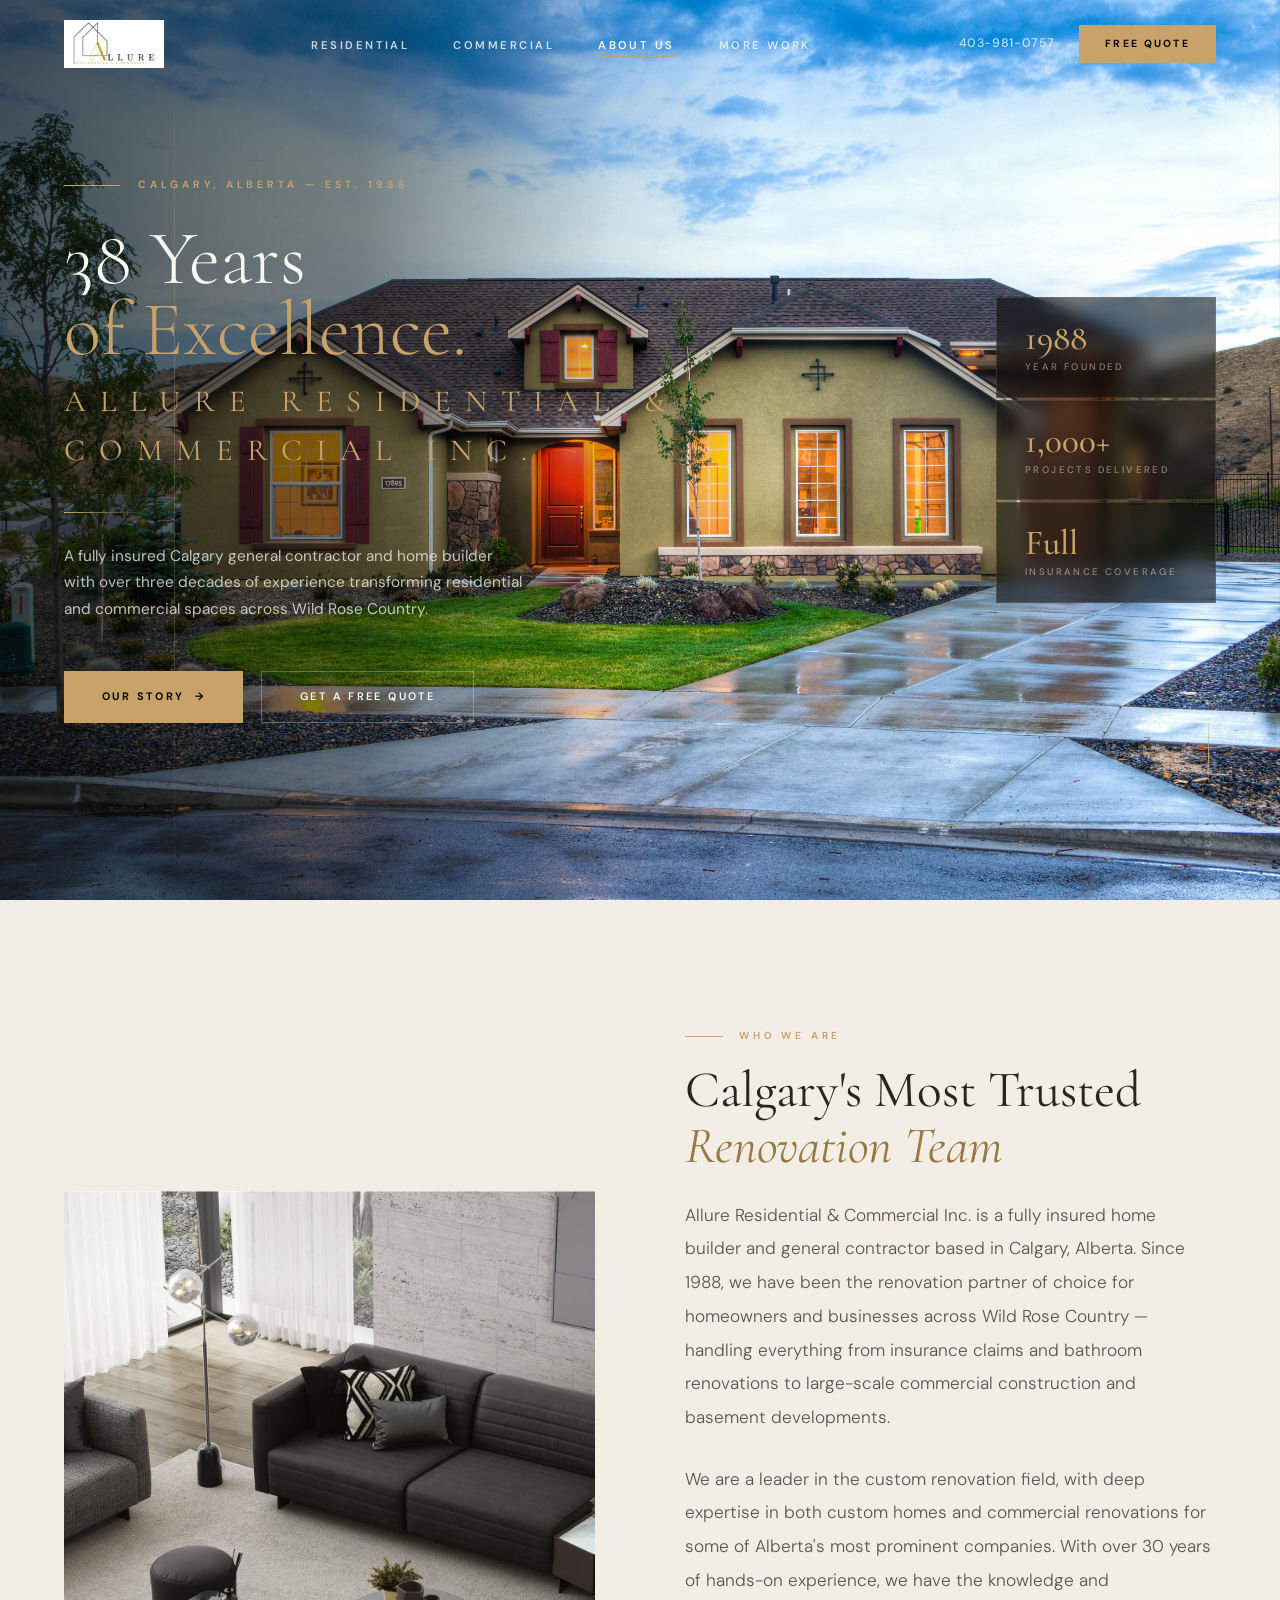
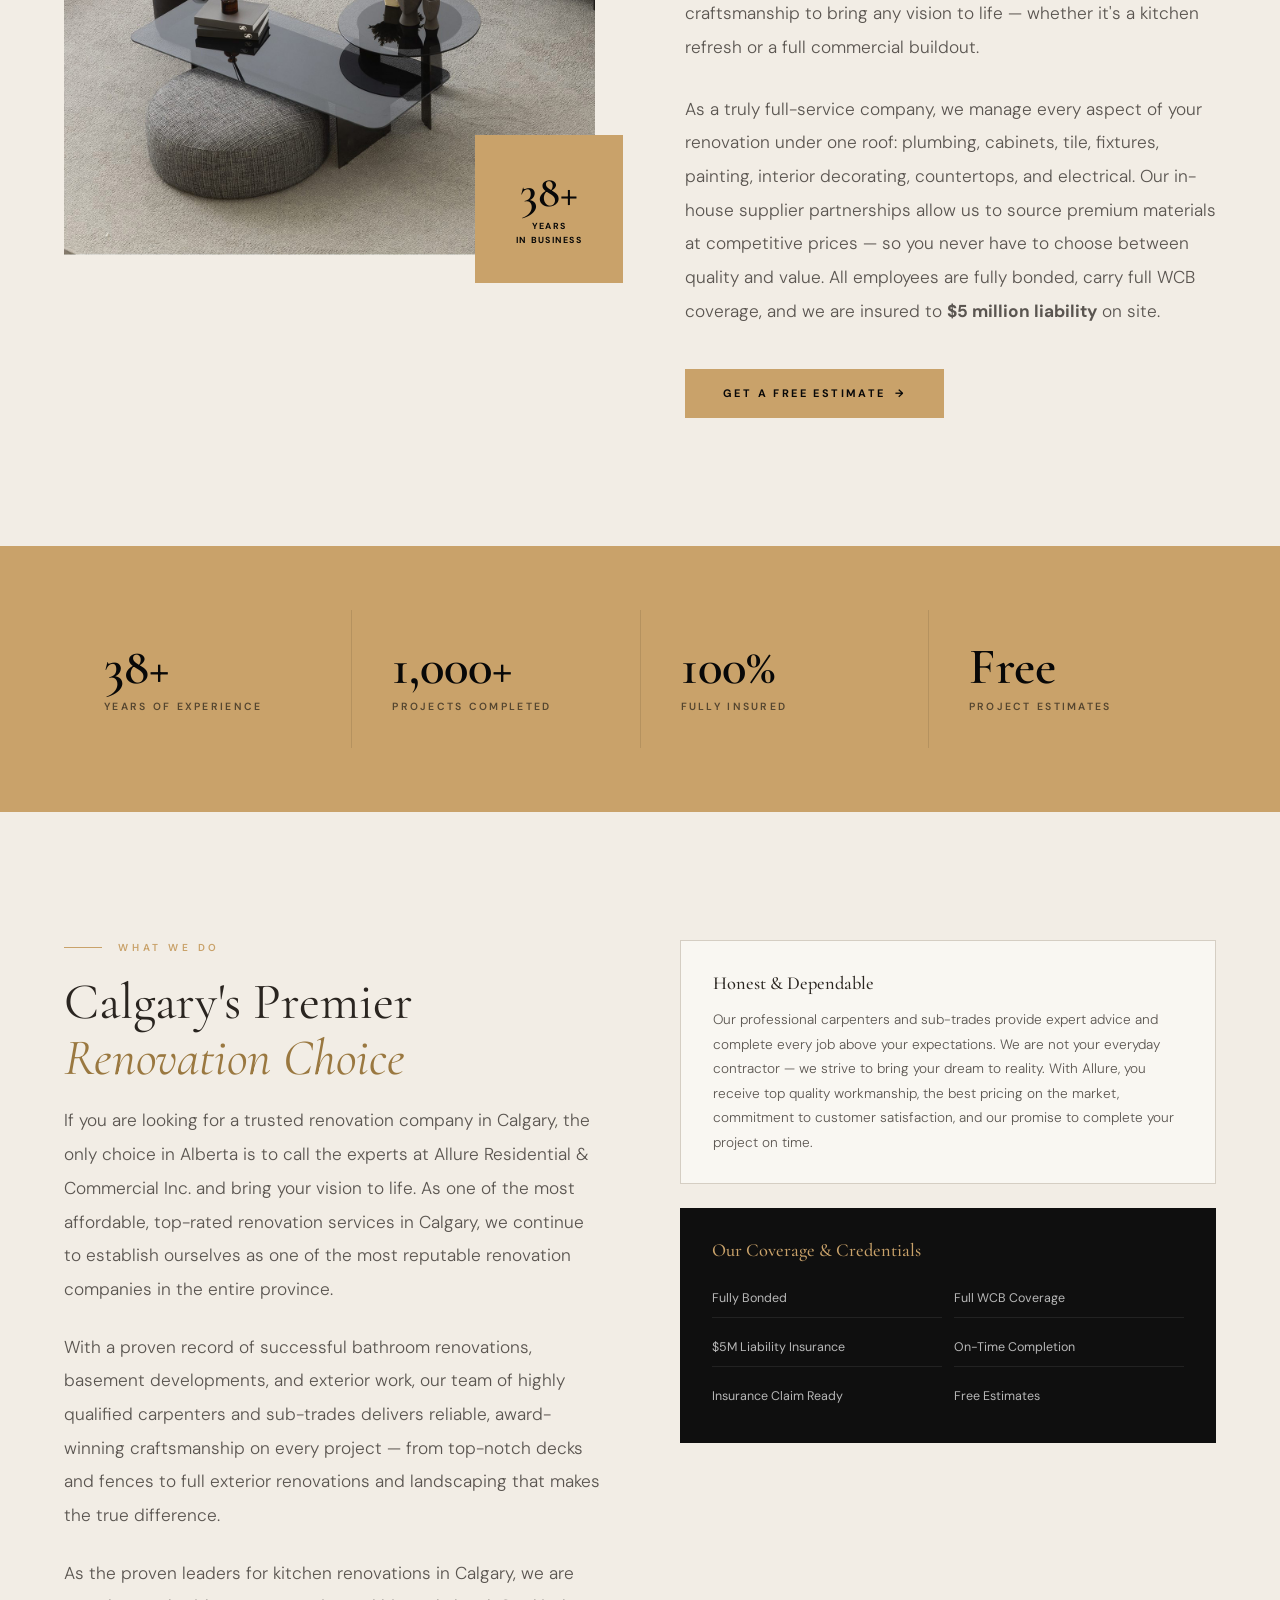
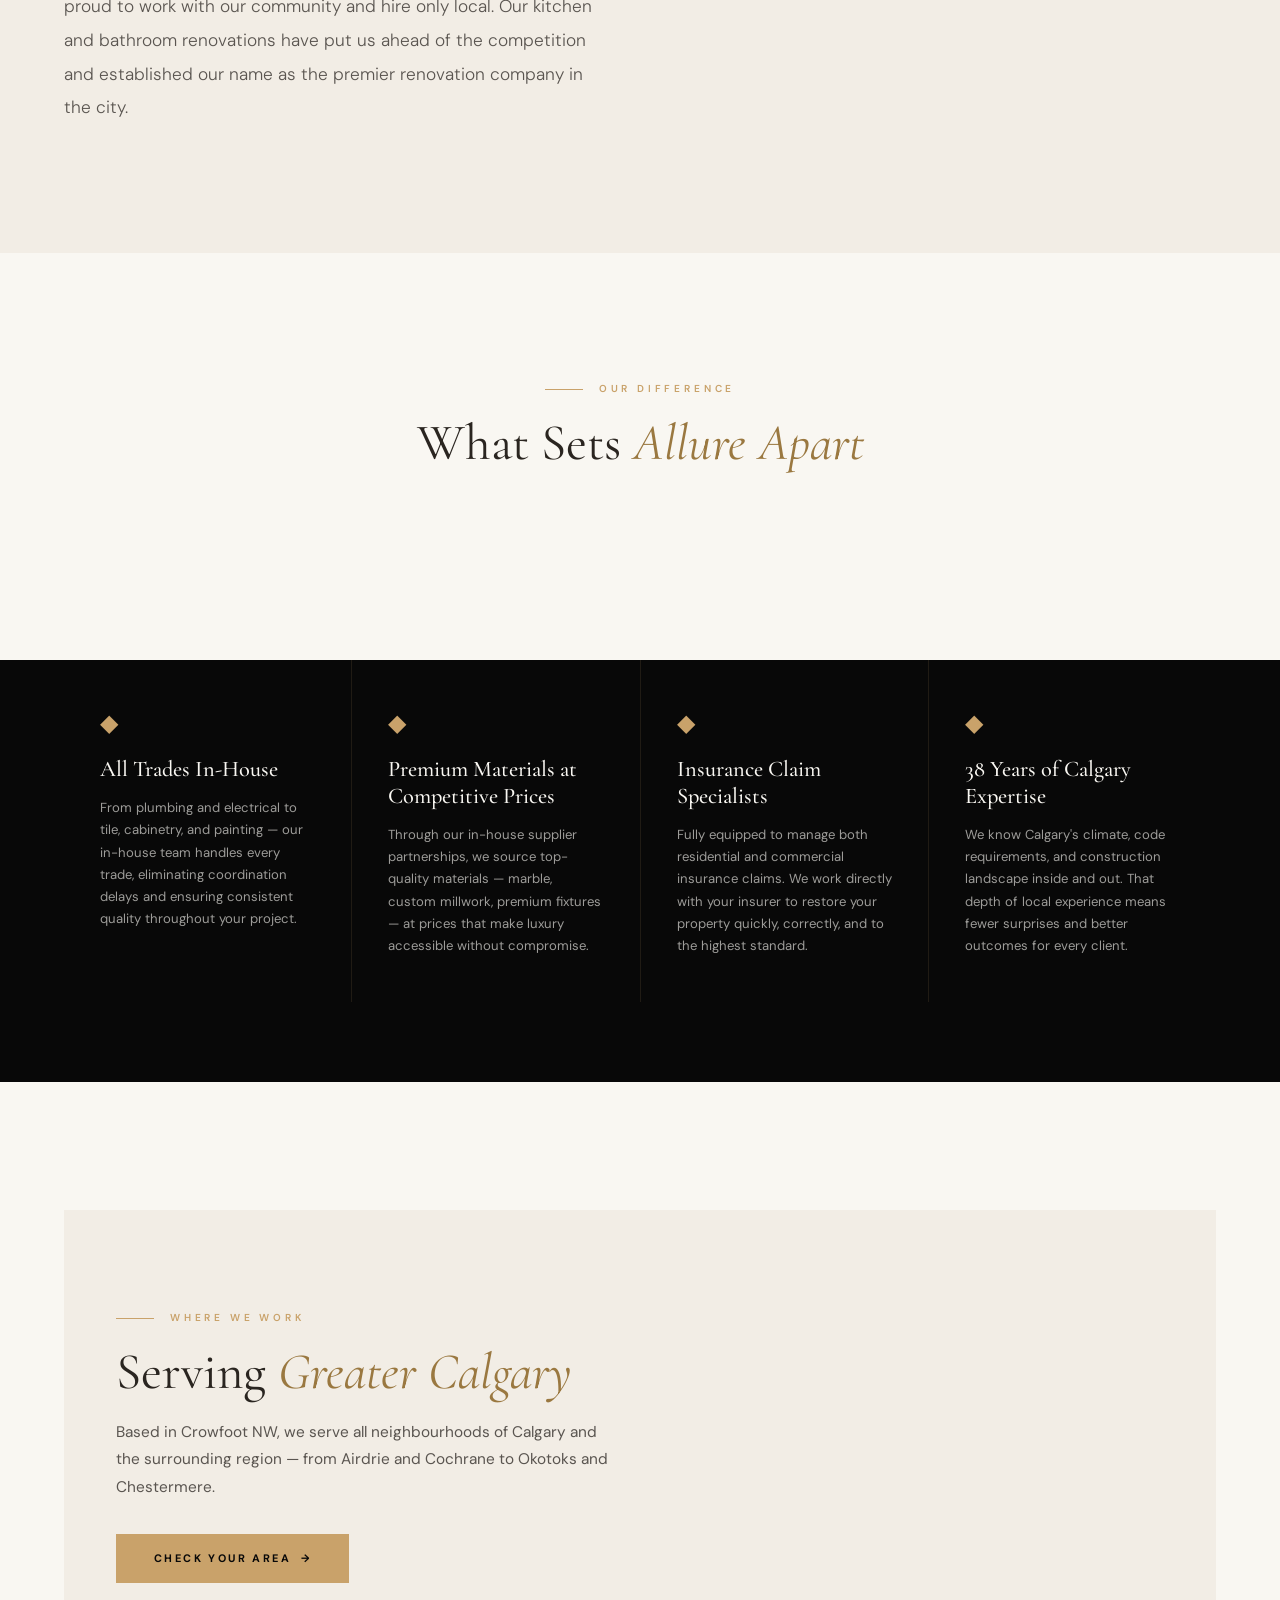
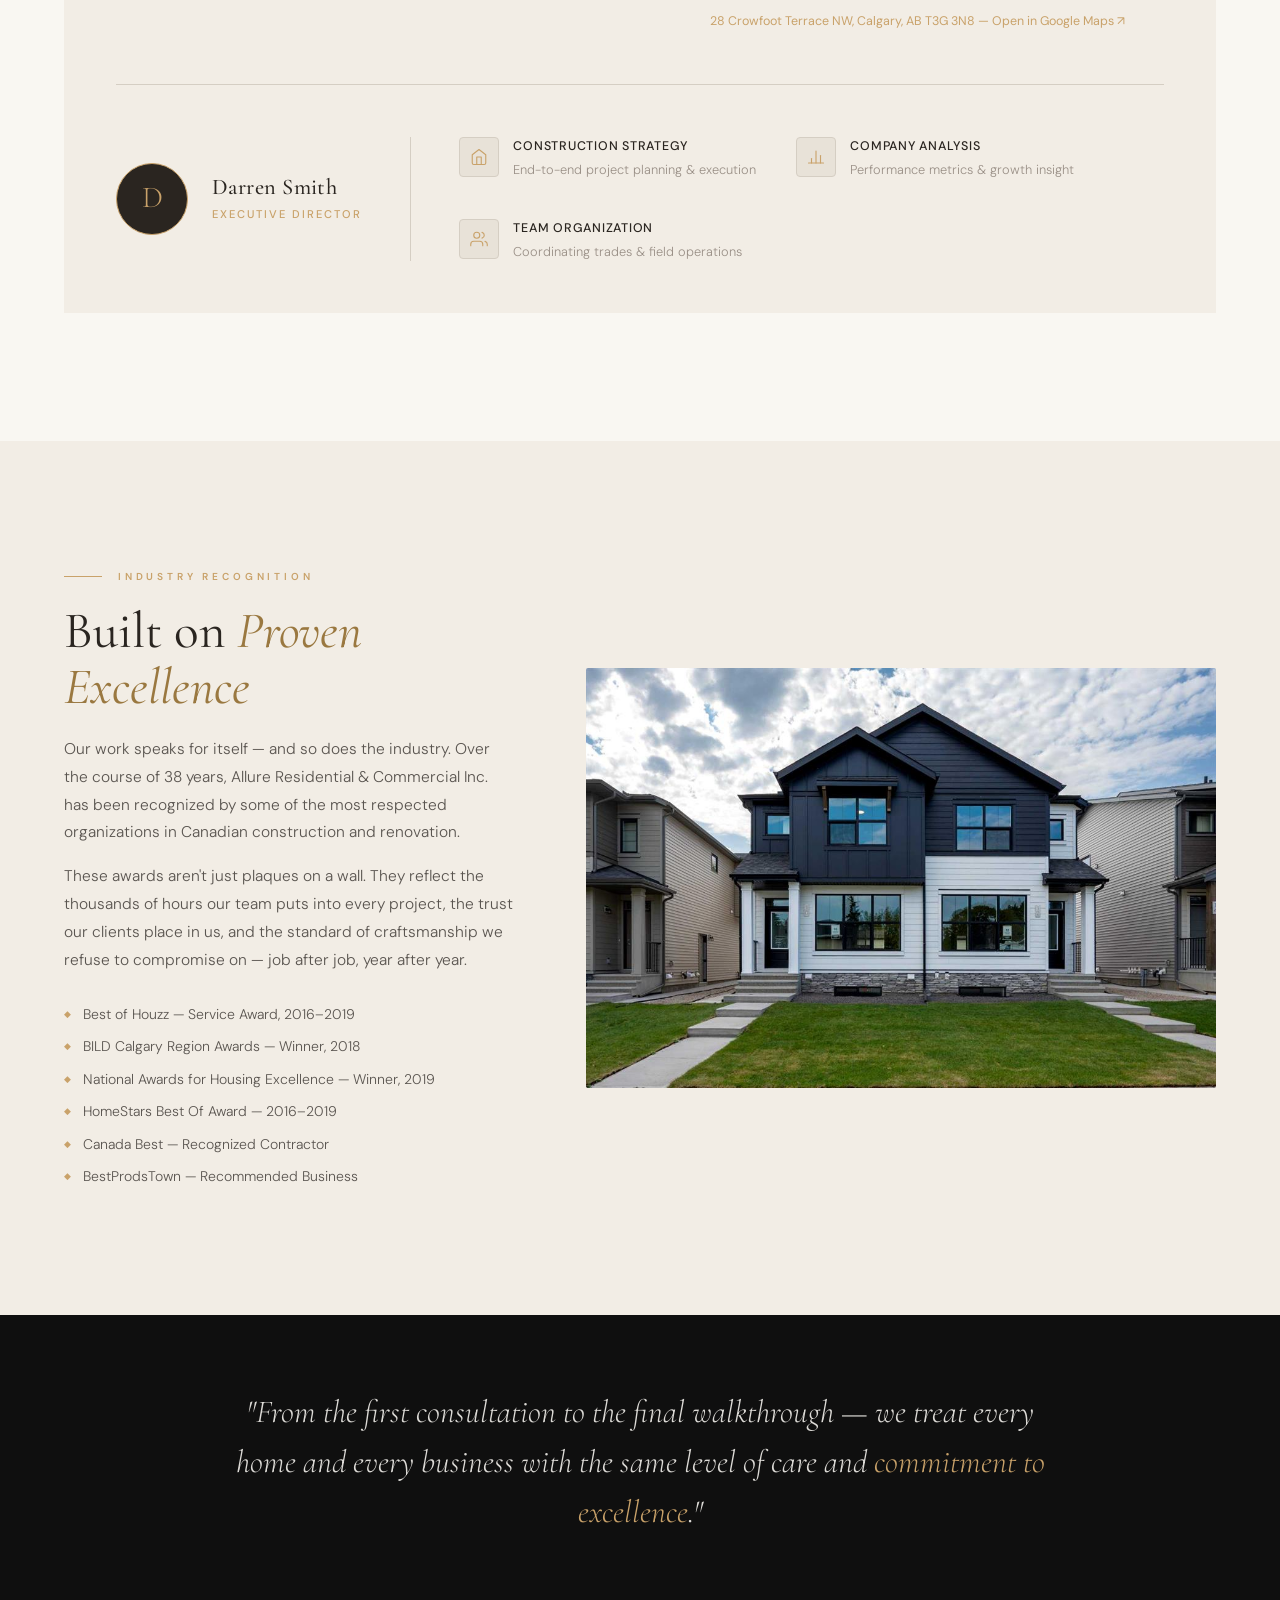
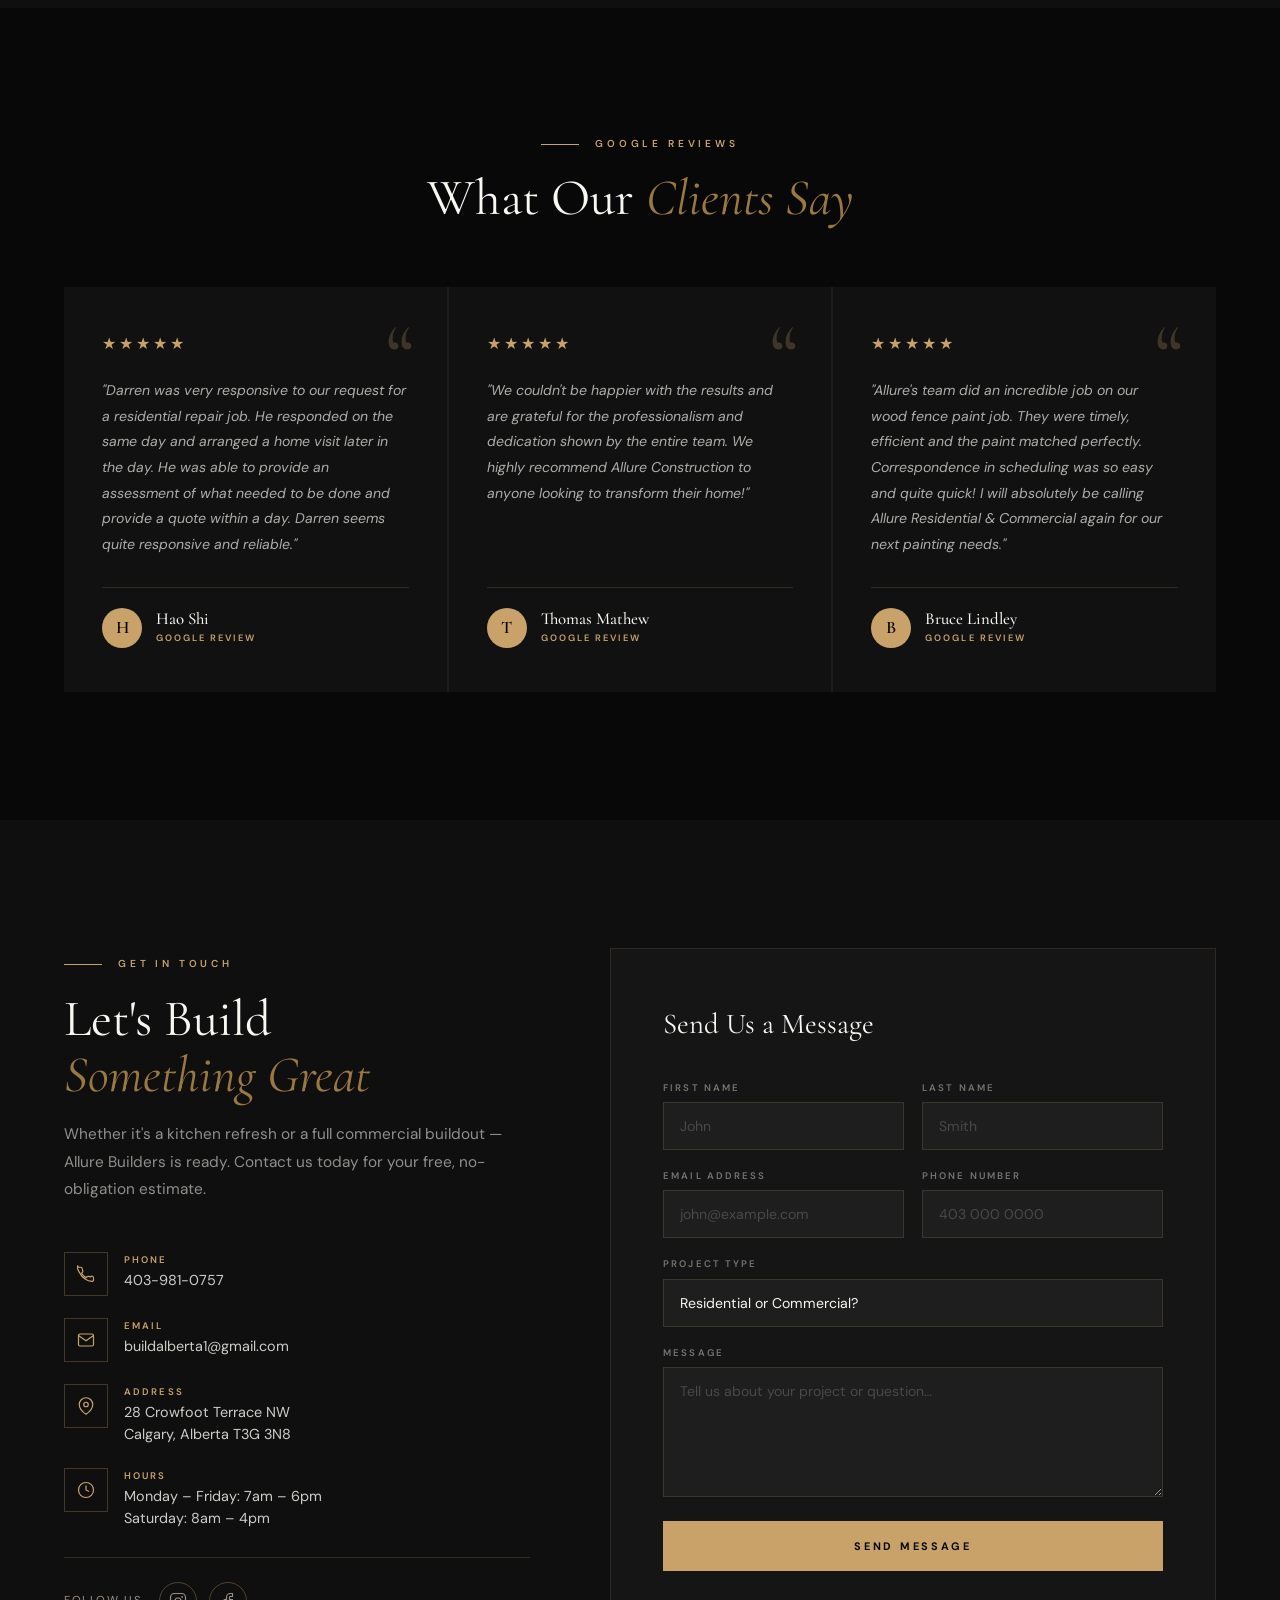
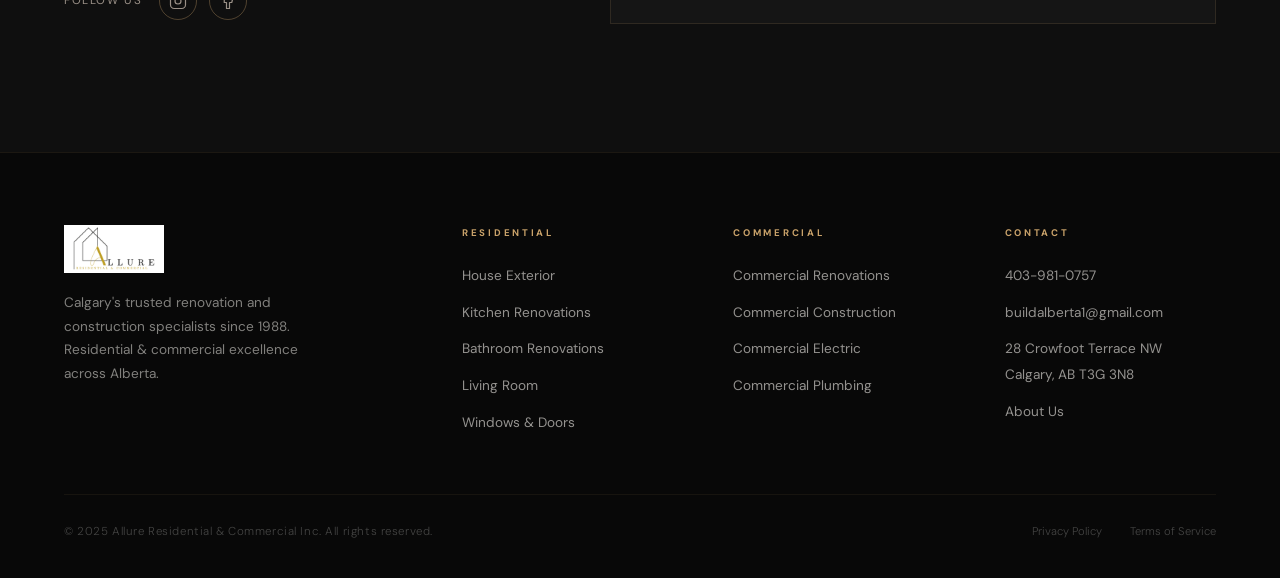
<file: about.html>
<!DOCTYPE html>
<html lang="en">
<head>
  <meta charset="UTF-8" />
  <meta name="viewport" content="width=device-width, initial-scale=1.0" />
  <title>Calgary Renovations | Construction Business For Over 30+ Years | Allure Residential & Commercial Inc.</title>
  <meta name="description" content="Based in Calgary, Alberta, Allure Residential & Commercial Inc. is a fully insured Home Builder and General Contractor. Specializing in kitchen renovations, bathroom renovations, basement developments, commercial construction, plumbing, electrical and insurance claims since 1988." />
  <link rel="preconnect" href="https://fonts.googleapis.com">
  <link rel="preconnect" href="https://fonts.gstatic.com" crossorigin>
  <link rel="stylesheet" href="https://fonts.googleapis.com/css2?family=Cormorant+Garamond:ital,wght@0,300;0,400;0,500;0,600;0,700;1,300;1,400;1,500;1,600&family=DM+Sans:ital,opsz,wght@0,9..40,300;0,9..40,400;0,9..40,500;0,9..40,600;1,9..40,300&display=swap" rel="stylesheet">
  <link rel="stylesheet" href="styles.css" />
  <style>
    /* ── AWARDS SECTION ──────────────────────────────── */
    .awards-section {
      background: var(--off-white);
      padding: var(--section-pad) var(--pad-x);
    }

    .awards-inner {
      max-width: var(--max-width);
      margin: 0 auto;
      display: grid;
      grid-template-columns: 1fr 1.4fr;
      gap: 72px;
      align-items: center;
    }

    .awards-text .section-title {
      margin: 12px 0 20px;
    }

    .awards-text p {
      font-size: 0.97rem;
      font-weight: 300;
      color: var(--gray-600);
      line-height: 1.8;
      margin-bottom: 16px;
    }

    .awards-list {
      margin-top: 28px;
      display: flex;
      flex-direction: column;
      gap: 10px;
    }

    .awards-list-item {
      display: flex;
      align-items: flex-start;
      gap: 12px;
      font-size: 0.875rem;
      color: var(--gray-600);
      font-weight: 300;
    }

    .awards-list-item::before {
      content: '◆';
      color: var(--gold);
      font-size: 0.55rem;
      margin-top: 4px;
      flex-shrink: 0;
    }

    .awards-img-wrap {
      display: flex;
      flex-direction: column;
      gap: 16px;
    }

    .awards-house-img {
      width: 100%;
      height: auto;
      display: block;
      border-radius: 2px;
    }

    @media (max-width: 900px) {
      .awards-inner {
        grid-template-columns: 1fr;
        gap: 40px;
      }
    }
  </style>
</head>
<body>

<!-- ── NAVIGATION ─────────────────────────────────── -->
<nav class="nav" id="nav">
  <div class="nav-inner">
    <a href="index.html" class="logo">
      <img src="images/allure-logo.jpg" alt="Allure Residential &amp; Commercial Inc." class="logo-img">
    </a>

    <ul class="nav-links">
      <li><a href="index.html">Residential</a></li>
      <li><a href="commercial.html">Commercial</a></li>
      <li><a href="about.html" class="active">About Us</a></li>
      <li><a href="more-work.html">More Work</a></li>
    </ul>

    <div class="nav-right">
      <a href="tel:4039810757" class="nav-phone">403-981-0757</a>
      <a href="#contact" class="btn-nav">Free Quote</a>
    </div>

    <button class="nav-toggle" aria-label="Toggle menu">
      <span></span><span></span><span></span>
    </button>
  </div>
</nav>

<div class="mobile-menu">
  <a href="index.html">Residential</a>
  <a href="commercial.html">Commercial</a>
  <a href="about.html">About Us</a>
  <a href="more-work.html">More Work</a>
  <a href="#contact">Free Quote</a>
  <p class="mobile-menu-phone">403-981-0757</p>
</div>
<div class="mobile-overlay"></div>

<!-- ── HERO ───────────────────────────────────────── -->
<section class="hero about-hero">
  <div class="hero-bg" style="background-image: url('images/about-us-page-hero.jpg'); background-position: center 40%;"></div>
  <div class="hero-overlay"></div>
  <div class="hero-line"></div>

  <div class="hero-content">
    <div class="hero-left">
      <div class="hero-eyebrow">
        <span>Calgary, Alberta — Est. 1988</span>
      </div>

      <h1 class="hero-title">
        <span class="line"><span>38 Years</span></span>
        <span class="line"><span>of Excellence.</span></span>
      </h1>
      <span class="hero-title-builders">Allure Residential &amp; Commercial Inc.</span>

      <div class="hero-divider"></div>

      <p class="hero-desc">
        A fully insured Calgary general contractor and home builder with over three decades of experience transforming residential and commercial spaces across Wild Rose Country.
      </p>

      <div class="hero-ctas">
        <a href="#about"   class="btn-primary btn-arrow">Our Story</a>
        <a href="#contact" class="btn-ghost">Get a Free Quote</a>
      </div>
    </div>

    <div class="hero-feature">
      <div class="hero-feature-item">
        <div class="hero-feature-num">1988</div>
        <div class="hero-feature-label">Year Founded</div>
      </div>
      <div class="hero-feature-item">
        <div class="hero-feature-num">1,000+</div>
        <div class="hero-feature-label">Projects Delivered</div>
      </div>
      <div class="hero-feature-item">
        <div class="hero-feature-num">Full</div>
        <div class="hero-feature-label">Insurance Coverage</div>
      </div>
    </div>
  </div>

  <div class="hero-scroll">
    <div class="scroll-line"></div>
    <span>Scroll</span>
  </div>
</section>

<!-- ── ABOUT INTRO ─────────────────────────────────── -->
<section class="about-intro section-full" id="about">
  <div class="about-intro-inner">
    <div class="about-img-wrap reveal">
      <img src="images/about-team.jpg" alt="Allure Builders renovation work in progress" style="object-position: center center;" />
      <div class="about-badge">
        <div class="badge-num">38+</div>
        <div class="badge-text">Years<br>in Business</div>
      </div>
    </div>

    <div class="about-text reveal reveal-delay-2">
      <div class="section-eyebrow"><span>Who We Are</span></div>
      <h2 class="section-title">Calgary's Most Trusted<br><em>Renovation Team</em></h2>

      <p class="about-body">
        Allure Residential &amp; Commercial Inc. is a fully insured home builder and general contractor based in Calgary, Alberta. Since 1988, we have been the renovation partner of choice for homeowners and businesses across Wild Rose Country — handling everything from insurance claims and bathroom renovations to large-scale commercial construction and basement developments.
      </p>
      <p class="about-body">
        We are a leader in the custom renovation field, with deep expertise in both custom homes and commercial renovations for some of Alberta's most prominent companies. With over 30 years of hands-on experience, we have the knowledge and craftsmanship to bring any vision to life — whether it's a kitchen refresh or a full commercial buildout.
      </p>
      <p class="about-body">
        As a truly full-service company, we manage every aspect of your renovation under one roof: plumbing, cabinets, tile, fixtures, painting, interior decorating, countertops, and electrical. Our in-house supplier partnerships allow us to source premium materials at competitive prices — so you never have to choose between quality and value. All employees are fully bonded, carry full WCB coverage, and we are insured to <strong>$5 million liability</strong> on site.
      </p>

      <a href="#contact" class="btn-primary btn-arrow" style="margin-top: 12px;">Get a Free Estimate</a>
    </div>
  </div>
</section>

<!-- ── STATS ────────────────────────────────────────── -->
<div class="stats-section">
  <div class="stats-inner">
    <div class="stat-box reveal">
      <div class="stat-num">38+</div>
      <div class="stat-label">Years of Experience</div>
    </div>
    <div class="stat-box reveal reveal-delay-1">
      <div class="stat-num">1,000+</div>
      <div class="stat-label">Projects Completed</div>
    </div>
    <div class="stat-box reveal reveal-delay-2">
      <div class="stat-num">100%</div>
      <div class="stat-label">Fully Insured</div>
    </div>
    <div class="stat-box reveal reveal-delay-3">
      <div class="stat-num">Free</div>
      <div class="stat-label">Project Estimates</div>
    </div>
  </div>
</div>

<!-- ── WHAT WE DO ──────────────────────────────────── -->
<section style="background: var(--off-white); padding: var(--section-pad) var(--pad-x);">
  <div style="max-width: var(--max-width); margin: 0 auto;">
    <div class="reveal" style="display: grid; grid-template-columns: 1fr 1fr; gap: 80px; align-items: start;">

      <div>
        <div class="section-eyebrow"><span>What We Do</span></div>
        <h2 class="section-title">Calgary's Premier<br><em>Renovation Choice</em></h2>
        <p style="font-size: 1.08rem; font-weight: 300; color: var(--gray-600); line-height: 1.95; margin-bottom: 24px;">
          If you are looking for a trusted renovation company in Calgary, the only choice in Alberta is to call the experts at Allure Residential &amp; Commercial Inc. and bring your vision to life. As one of the most affordable, top-rated renovation services in Calgary, we continue to establish ourselves as one of the most reputable renovation companies in the entire province.
        </p>
        <p style="font-size: 1.08rem; font-weight: 300; color: var(--gray-600); line-height: 1.95; margin-bottom: 24px;">
          With a proven record of successful bathroom renovations, basement developments, and exterior work, our team of highly qualified carpenters and sub-trades delivers reliable, award-winning craftsmanship on every project — from top-notch decks and fences to full exterior renovations and landscaping that makes the true difference.
        </p>
        <p style="font-size: 1.08rem; font-weight: 300; color: var(--gray-600); line-height: 1.95;">
          As the proven leaders for kitchen renovations in Calgary, we are proud to work with our community and hire only local. Our kitchen and bathroom renovations have put us ahead of the competition and established our name as the premier renovation company in the city.
        </p>
      </div>

      <div style="display: flex; flex-direction: column; gap: 24px;">

        <div style="background: var(--white, #fff); border: 1px solid var(--gray-200, #e5e2dc); padding: 28px 32px;">
          <div style="font-family: var(--font-display); font-size: 1.15rem; font-weight: 500; color: var(--gray-800); margin-bottom: 10px;">Honest &amp; Dependable</div>
          <p style="font-size: 0.85rem; font-weight: 300; color: var(--gray-600); line-height: 1.8; margin: 0;">
            Our professional carpenters and sub-trades provide expert advice and complete every job above your expectations. We are not your everyday contractor — we strive to bring your dream to reality. With Allure, you receive top quality workmanship, the best pricing on the market, commitment to customer satisfaction, and our promise to complete your project on time.
          </p>
        </div>

        <div style="background: var(--near-black, #080808); padding: 28px 32px;">
          <div style="font-family: var(--font-display); font-size: 1.15rem; font-weight: 500; color: var(--gold); margin-bottom: 16px;">Our Coverage &amp; Credentials</div>
          <div style="display: grid; grid-template-columns: 1fr 1fr; gap: 12px;">
            <div style="font-size: 0.78rem; font-weight: 400; color: rgba(255,255,255,0.7); padding: 8px 0; border-bottom: 1px solid rgba(255,255,255,0.08);">Fully Bonded</div>
            <div style="font-size: 0.78rem; font-weight: 400; color: rgba(255,255,255,0.7); padding: 8px 0; border-bottom: 1px solid rgba(255,255,255,0.08);">Full WCB Coverage</div>
            <div style="font-size: 0.78rem; font-weight: 400; color: rgba(255,255,255,0.7); padding: 8px 0; border-bottom: 1px solid rgba(255,255,255,0.08);">$5M Liability Insurance</div>
            <div style="font-size: 0.78rem; font-weight: 400; color: rgba(255,255,255,0.7); padding: 8px 0; border-bottom: 1px solid rgba(255,255,255,0.08);">On-Time Completion</div>
            <div style="font-size: 0.78rem; font-weight: 400; color: rgba(255,255,255,0.7); padding: 8px 0;">Insurance Claim Ready</div>
            <div style="font-size: 0.78rem; font-weight: 400; color: rgba(255,255,255,0.7); padding: 8px 0;">Free Estimates</div>
          </div>
        </div>

      </div>
    </div>
  </div>
</section>

<!-- ── WHAT SETS US APART ──────────────────────────── -->
<section>
  <div class="section-wrap">
    <div class="section-header reveal" style="text-align: center; max-width: 620px; margin: 0 auto 60px;">
      <div class="section-eyebrow" style="justify-content: center;"><span>Our Difference</span></div>
      <h2 class="section-title">What Sets <em>Allure Apart</em></h2>
    </div>
  </div>

  <div class="values-strip" style="padding-top: 0;">
    <div class="values-inner reveal">
      <div class="value-item">
        <div class="value-icon">◆</div>
        <div class="value-title">All Trades In-House</div>
        <div class="value-body">
          From plumbing and electrical to tile, cabinetry, and painting — our in-house team handles every trade, eliminating coordination delays and ensuring consistent quality throughout your project.
        </div>
      </div>
      <div class="value-item">
        <div class="value-icon">◆</div>
        <div class="value-title">Premium Materials at Competitive Prices</div>
        <div class="value-body">
          Through our in-house supplier partnerships, we source top-quality materials — marble, custom millwork, premium fixtures — at prices that make luxury accessible without compromise.
        </div>
      </div>
      <div class="value-item">
        <div class="value-icon">◆</div>
        <div class="value-title">Insurance Claim Specialists</div>
        <div class="value-body">
          Fully equipped to manage both residential and commercial insurance claims. We work directly with your insurer to restore your property quickly, correctly, and to the highest standard.
        </div>
      </div>
      <div class="value-item">
        <div class="value-icon">◆</div>
        <div class="value-title">38 Years of Calgary Expertise</div>
        <div class="value-body">
          We know Calgary's climate, code requirements, and construction landscape inside and out. That depth of local experience means fewer surprises and better outcomes for every client.
        </div>
      </div>
    </div>
  </div>
</section>

<!-- ── SERVICE AREAS ───────────────────────────────── -->
<section>
  <div class="section-wrap">
    <div class="reveal" style="background: var(--off-white); padding: 52px; display: flex; flex-direction: column; gap: 52px;">

      <!-- Row 1: Where we work -->
      <div style="display: grid; grid-template-columns: 1fr 1fr; gap: 60px; align-items: center;">
        <div>
          <div class="section-eyebrow"><span>Where We Work</span></div>
          <h2 class="section-title">Serving <em>Greater Calgary</em></h2>
          <p class="section-subtitle">
            Based in Crowfoot NW, we serve all neighbourhoods of Calgary and the surrounding region — from Airdrie and Cochrane to Okotoks and Chestermere.
          </p>
          <a href="#contact" class="btn-primary btn-arrow" style="margin-top: 32px;">Check Your Area</a>
        </div>
        <div>
          <iframe
            src="https://www.google.com/maps?q=28+Crowfoot+Terrace+NW,+Calgary,+Alberta+T3G+3N8&output=embed"
            width="100%"
            height="340"
            style="border:0; display:block; border-radius:4px;"
            allowfullscreen=""
            loading="lazy"
            referrerpolicy="no-referrer-when-downgrade"
            title="Allure Residential &amp; Commercial Inc. Office Location">
          </iframe>
          <p style="font-size:0.78rem; color:var(--gray-600); margin-top:10px; text-align:center;">
            <a href="https://www.google.com/maps/search/28+Crowfoot+Terrace+NW+Calgary+Alberta+T3G+3N8" target="_blank" rel="noopener" style="color:var(--gold); text-decoration:none;">
              28 Crowfoot Terrace NW, Calgary, AB T3G 3N8 — Open in Google Maps ↗
            </a>
          </p>
        </div>
      </div>

      <!-- Divider -->
      <div style="height: 1px; background: var(--gray-200);"></div>

      <!-- Row 2: Leadership card -->
      <div style="display: grid; grid-template-columns: auto 1fr; gap: 48px; align-items: center;">

        <!-- Identity -->
        <div style="display: flex; align-items: center; gap: 24px; flex-shrink: 0;">
          <div style="
            width: 72px; height: 72px; border-radius: 50%;
            background: var(--gray-800);
            border: 1.5px solid var(--gold);
            display: flex; align-items: center; justify-content: center;
            font-family: var(--font-display);
            font-size: 1.9rem; font-weight: 300;
            color: var(--gold);
            flex-shrink: 0;
          ">D</div>
          <div>
            <div style="
              font-family: var(--font-display);
              font-size: 1.4rem; font-weight: 500;
              color: var(--gray-800); letter-spacing: 0.02em;
              line-height: 1.2;
            ">Darren Smith</div>
            <div style="
              font-size: 0.7rem; font-weight: 500;
              letter-spacing: 0.18em; text-transform: uppercase;
              color: var(--gold); margin-top: 5px;
            ">Executive Director</div>
          </div>
        </div>

        <!-- Vertical rule -->
        <div style="display: contents;">
          <div style="display: flex; align-items: stretch; gap: 48px;">

            <div style="width: 1px; background: var(--gray-200); flex-shrink: 0;"></div>

            <!-- Expertise items -->
            <div style="display: flex; gap: 40px; flex-wrap: wrap; align-items: flex-start;">

              <!-- Construction Strategy -->
              <div style="display: flex; align-items: flex-start; gap: 14px; min-width: 160px;">
                <div style="
                  width: 40px; height: 40px; border-radius: 4px;
                  background: var(--cream); border: 1px solid var(--gray-200);
                  display: flex; align-items: center; justify-content: center;
                  flex-shrink: 0;
                ">
                  <svg width="18" height="18" viewBox="0 0 24 24" fill="none" stroke="#c9a26a" stroke-width="1.5" stroke-linecap="round" stroke-linejoin="round">
                    <path d="M3 9l9-7 9 7v11a2 2 0 01-2 2H5a2 2 0 01-2-2z"/>
                    <polyline points="9 22 9 12 15 12 15 22"/>
                  </svg>
                </div>
                <div>
                  <div style="font-size: 0.78rem; font-weight: 500; letter-spacing: 0.06em; text-transform: uppercase; color: var(--gray-800); margin-bottom: 3px;">Construction Strategy</div>
                  <div style="font-size: 0.8rem; font-weight: 300; color: var(--gray-400); line-height: 1.5;">End-to-end project planning &amp; execution</div>
                </div>
              </div>

              <!-- Company Analysis -->
              <div style="display: flex; align-items: flex-start; gap: 14px; min-width: 160px;">
                <div style="
                  width: 40px; height: 40px; border-radius: 4px;
                  background: var(--cream); border: 1px solid var(--gray-200);
                  display: flex; align-items: center; justify-content: center;
                  flex-shrink: 0;
                ">
                  <svg width="18" height="18" viewBox="0 0 24 24" fill="none" stroke="#c9a26a" stroke-width="1.5" stroke-linecap="round" stroke-linejoin="round">
                    <line x1="18" y1="20" x2="18" y2="10"/>
                    <line x1="12" y1="20" x2="12" y2="4"/>
                    <line x1="6"  y1="20" x2="6"  y2="14"/>
                    <line x1="2"  y1="20" x2="22" y2="20"/>
                  </svg>
                </div>
                <div>
                  <div style="font-size: 0.78rem; font-weight: 500; letter-spacing: 0.06em; text-transform: uppercase; color: var(--gray-800); margin-bottom: 3px;">Company Analysis</div>
                  <div style="font-size: 0.8rem; font-weight: 300; color: var(--gray-400); line-height: 1.5;">Performance metrics &amp; growth insight</div>
                </div>
              </div>

              <!-- Team Organization -->
              <div style="display: flex; align-items: flex-start; gap: 14px; min-width: 160px;">
                <div style="
                  width: 40px; height: 40px; border-radius: 4px;
                  background: var(--cream); border: 1px solid var(--gray-200);
                  display: flex; align-items: center; justify-content: center;
                  flex-shrink: 0;
                ">
                  <svg width="18" height="18" viewBox="0 0 24 24" fill="none" stroke="#c9a26a" stroke-width="1.5" stroke-linecap="round" stroke-linejoin="round">
                    <path d="M17 21v-2a4 4 0 00-4-4H5a4 4 0 00-4 4v2"/>
                    <circle cx="9" cy="7" r="4"/>
                    <path d="M23 21v-2a4 4 0 00-3-3.87"/>
                    <path d="M16 3.13a4 4 0 010 7.75"/>
                  </svg>
                </div>
                <div>
                  <div style="font-size: 0.78rem; font-weight: 500; letter-spacing: 0.06em; text-transform: uppercase; color: var(--gray-800); margin-bottom: 3px;">Team Organization</div>
                  <div style="font-size: 0.8rem; font-weight: 300; color: var(--gray-400); line-height: 1.5;">Coordinating trades &amp; field operations</div>
                </div>
              </div>

            </div>
          </div>
        </div>

      </div>
    </div>
  </div>
</section>

<!-- ── AWARDS ──────────────────────────────────────── -->
<section class="awards-section" id="awards">
  <div class="awards-inner reveal">

    <div class="awards-text">
      <div class="section-eyebrow"><span>Industry Recognition</span></div>
      <h2 class="section-title">Built on <em>Proven Excellence</em></h2>
      <p>
        Our work speaks for itself — and so does the industry. Over the course of 38 years, Allure Residential &amp; Commercial Inc. has been recognized by some of the most respected organizations in Canadian construction and renovation.
      </p>
      <p>
        These awards aren't just plaques on a wall. They reflect the thousands of hours our team puts into every project, the trust our clients place in us, and the standard of craftsmanship we refuse to compromise on — job after job, year after year.
      </p>
      <div class="awards-list">
        <div class="awards-list-item">Best of Houzz — Service Award, 2016–2019</div>
        <div class="awards-list-item">BILD Calgary Region Awards — Winner, 2018</div>
        <div class="awards-list-item">National Awards for Housing Excellence — Winner, 2019</div>
        <div class="awards-list-item">HomeStars Best Of Award — 2016–2019</div>
        <div class="awards-list-item">Canada Best — Recognized Contractor</div>
        <div class="awards-list-item">BestProdsTown — Recommended Business</div>
      </div>
    </div>

    <div class="awards-img-wrap">
      <img
        src="images/about-us-awards.jpg"
        alt="Allure Builders award-winning renovation work and industry recognition"
        class="awards-house-img"
      />
    </div>

  </div>
</section>

<!-- ── INTRO BANNER ───────────────────────────────── -->
<div class="intro-banner">
  <div class="intro-banner-inner reveal">
    <p>
      "From the first consultation to the final walkthrough — we treat every home and every business with the same level of care and <span>commitment to excellence</span>."
    </p>
  </div>
</div>

<!-- ── REVIEWS ─────────────────────────────────────── -->
<section class="reviews-section">
  <div class="reviews-section-inner">
    <div class="section-header reveal" style="text-align:center; max-width:600px; margin:0 auto;">
      <div class="section-eyebrow" style="justify-content:center;"><span>Google Reviews</span></div>
      <h2 class="section-title section-title-white">What Our <em>Clients Say</em></h2>
    </div>
    <div class="reviews-grid">

      <div class="review-card reveal">
        <div class="review-stars">
          <span>★</span><span>★</span><span>★</span><span>★</span><span>★</span>
        </div>
        <p class="review-text">"Darren was very responsive to our request for a residential repair job. He responded on the same day and arranged a home visit later in the day. He was able to provide an assessment of what needed to be done and provide a quote within a day. Darren seems quite responsive and reliable."</p>
        <div class="review-footer">
          <div class="review-avatar">H</div>
          <div class="review-meta">
            <span class="review-name">Hao Shi</span>
            <span class="review-source">Google Review</span>
          </div>
        </div>
      </div>

      <div class="review-card reveal reveal-delay-1">
        <div class="review-stars">
          <span>★</span><span>★</span><span>★</span><span>★</span><span>★</span>
        </div>
        <p class="review-text">"We couldn't be happier with the results and are grateful for the professionalism and dedication shown by the entire team. We highly recommend Allure Construction to anyone looking to transform their home!"</p>
        <div class="review-footer">
          <div class="review-avatar">T</div>
          <div class="review-meta">
            <span class="review-name">Thomas Mathew</span>
            <span class="review-source">Google Review</span>
          </div>
        </div>
      </div>

      <div class="review-card reveal reveal-delay-2">
        <div class="review-stars">
          <span>★</span><span>★</span><span>★</span><span>★</span><span>★</span>
        </div>
        <p class="review-text">"Allure's team did an incredible job on our wood fence paint job. They were timely, efficient and the paint matched perfectly. Correspondence in scheduling was so easy and quite quick! I will absolutely be calling Allure Residential & Commercial again for our next painting needs."</p>
        <div class="review-footer">
          <div class="review-avatar">B</div>
          <div class="review-meta">
            <span class="review-name">Bruce Lindley</span>
            <span class="review-source">Google Review</span>
          </div>
        </div>
      </div>

    </div>
  </div>
</section>

<!-- ── CONTACT ─────────────────────────────────────── -->
<section class="contact-section" id="contact">
  <div class="contact-inner">
    <div class="contact-info reveal">
      <div class="section-eyebrow"><span>Get In Touch</span></div>
      <h2 class="section-title section-title-white">Let's Build<br><em>Something Great</em></h2>
      <p class="section-subtitle section-subtitle-white">
        Whether it's a kitchen refresh or a full commercial buildout — Allure Builders is ready. Contact us today for your free, no-obligation estimate.
      </p>
      <div class="contact-details">
        <div class="contact-detail">
          <div class="contact-icon">
            <svg width="18" height="18" viewBox="0 0 24 24" fill="none" stroke="currentColor" stroke-width="1.6"><path d="M22 16.92v3a2 2 0 01-2.18 2 19.79 19.79 0 01-8.63-3.07A19.5 19.5 0 013.07 9.81a19.79 19.79 0 01-3.07-8.67A2 2 0 012 3h3a2 2 0 012 1.72c.127.96.361 1.903.7 2.81a2 2 0 01-.45 2.11L6.09 10.91a16 16 0 006 6l1.27-1.27a2 2 0 012.11-.45c.907.339 1.85.573 2.81.7A2 2 0 0122 16.92z"/></svg>
          </div>
          <div class="contact-detail-text">
            <span class="contact-label">Phone</span>
            <span class="contact-value"><a href="tel:4039810757">403-981-0757</a></span>
          </div>
        </div>
        <div class="contact-detail">
          <div class="contact-icon">
            <svg width="18" height="18" viewBox="0 0 24 24" fill="none" stroke="currentColor" stroke-width="1.6"><path d="M4 4h16c1.1 0 2 .9 2 2v12c0 1.1-.9 2-2 2H4c-1.1 0-2-.9-2-2V6c0-1.1.9-2 2-2z"/><polyline points="22,6 12,13 2,6"/></svg>
          </div>
          <div class="contact-detail-text">
            <span class="contact-label">Email</span>
            <span class="contact-value"><a href="mailto:buildalberta1@gmail.com">buildalberta1@gmail.com</a></span>
          </div>
        </div>
        <div class="contact-detail">
          <div class="contact-icon">
            <svg width="18" height="18" viewBox="0 0 24 24" fill="none" stroke="currentColor" stroke-width="1.6"><path d="M21 10c0 7-9 13-9 13s-9-6-9-13a9 9 0 0118 0z"/><circle cx="12" cy="10" r="3"/></svg>
          </div>
          <div class="contact-detail-text">
            <span class="contact-label">Address</span>
            <span class="contact-value">28 Crowfoot Terrace NW<br>Calgary, Alberta T3G 3N8</span>
          </div>
        </div>
        <div class="contact-detail">
          <div class="contact-icon">
            <svg width="18" height="18" viewBox="0 0 24 24" fill="none" stroke="currentColor" stroke-width="1.6"><circle cx="12" cy="12" r="10"/><polyline points="12 6 12 12 16 14"/></svg>
          </div>
          <div class="contact-detail-text">
            <span class="contact-label">Hours</span>
            <span class="contact-value">Monday – Friday: 7am – 6pm<br>Saturday: 8am – 4pm</span>
          </div>
        </div>
      </div>

      <div class="contact-social">
        <span class="contact-social-label">Follow Us</span>
        <div class="contact-social-links">
          <a href="https://www.instagram.com/allure_res_comm" target="_blank" rel="noopener" class="social-link" aria-label="Instagram">
            <svg width="18" height="18" viewBox="0 0 24 24" fill="none" stroke="currentColor" stroke-width="1.6" stroke-linecap="round" stroke-linejoin="round">
              <rect x="2" y="2" width="20" height="20" rx="5" ry="5"/>
              <circle cx="12" cy="12" r="4"/>
              <circle cx="17.5" cy="6.5" r="1.2" fill="currentColor" stroke="none"/>
            </svg>
          </a>
          <a href="https://www.facebook.com/p/Allure-Residential-Commercial-Inc-100063519582144/" target="_blank" rel="noopener" class="social-link" aria-label="Facebook">
            <svg width="18" height="18" viewBox="0 0 24 24" fill="none" stroke="currentColor" stroke-width="1.6" stroke-linecap="round" stroke-linejoin="round">
              <path d="M18 2h-3a5 5 0 0 0-5 5v3H7v4h3v8h4v-8h3l1-4h-4V7a1 1 0 0 1 1-1h3z"/>
            </svg>
          </a>
        </div>
      </div>
    </div>

    <div class="form-wrap reveal reveal-delay-2">
      <div class="form-title">Send Us a Message</div>
      <form class="contact-form" novalidate>
        <div class="form-grid">
          <div class="form-group">
            <label for="firstName">First Name</label>
            <input type="text" id="firstName" name="firstName" placeholder="John" required />
          </div>
          <div class="form-group">
            <label for="lastName">Last Name</label>
            <input type="text" id="lastName" name="lastName" placeholder="Smith" required />
          </div>
          <div class="form-group">
            <label for="email">Email Address</label>
            <input type="email" id="email" name="email" placeholder="john@example.com" required />
          </div>
          <div class="form-group">
            <label for="phone">Phone Number</label>
            <input type="tel" id="phone" name="phone" placeholder="403 000 0000" />
          </div>
          <div class="form-group full">
            <label for="projectType">Project Type</label>
            <select id="projectType" name="projectType">
              <option value="" disabled selected>Residential or Commercial?</option>
              <option>Residential Renovation</option>
              <option>Commercial Renovation</option>
              <option>New Construction</option>
              <option>Insurance Claim</option>
              <option>Building Maintenance</option>
              <option>General Inquiry</option>
            </select>
          </div>
          <div class="form-group full">
            <label for="message">Message</label>
            <textarea id="message" name="message" placeholder="Tell us about your project or question…"></textarea>
          </div>
          <div class="form-submit">
            <button type="submit" class="btn-submit">Send Message</button>
          </div>
        </div>
        <div class="form-success">Thank you! We'll be in touch within 24 hours.</div>
      </form>
    </div>
  </div>
</section>

<!-- ── FOOTER ──────────────────────────────────────── -->
<footer class="footer">
  <div class="footer-inner">
    <div class="footer-top">
      <div class="footer-brand">
        <a href="index.html" class="logo">
      <img src="images/allure-logo.jpg" alt="Allure Residential &amp; Commercial Inc." class="logo-img">
        </a>
        <p class="footer-tagline">Calgary's trusted renovation and construction specialists since 1988. Residential &amp; commercial excellence across Alberta.</p>
      </div>
      <div>
        <div class="footer-col-title">Residential</div>
        <ul class="footer-links">
          <li><a href="index.html#services">House Exterior</a></li>
          <li><a href="index.html#services">Kitchen Renovations</a></li>
          <li><a href="index.html#services">Bathroom Renovations</a></li>
          <li><a href="index.html#services">Living Room</a></li>
          <li><a href="index.html#services">Windows &amp; Doors</a></li>
        </ul>
      </div>
      <div>
        <div class="footer-col-title">Commercial</div>
        <ul class="footer-links">
          <li><a href="commercial.html">Commercial Renovations</a></li>
          <li><a href="commercial.html">Commercial Construction</a></li>
          <li><a href="commercial.html">Commercial Electric</a></li>
          <li><a href="commercial.html">Commercial Plumbing</a></li>
        </ul>
      </div>
      <div>
        <div class="footer-col-title">Contact</div>
        <ul class="footer-links">
          <li><a href="tel:4039810757">403-981-0757</a></li>
          <li><a href="mailto:buildalberta1@gmail.com">buildalberta1@gmail.com</a></li>
          <li><a href="#">28 Crowfoot Terrace NW<br>Calgary, AB T3G 3N8</a></li>
          <li><a href="about.html">About Us</a></li>
        </ul>
      </div>
    </div>
    <div class="footer-bottom">
      <p class="footer-copy">&copy; 2025 Allure Residential &amp; Commercial Inc. All rights reserved.</p>
      <div class="footer-legal">
        <a href="#">Privacy Policy</a>
        <a href="#">Terms of Service</a>
      </div>
    </div>
  </div>
</footer>

<script src="script.js" defer></script>
</body>
</html>
</file>
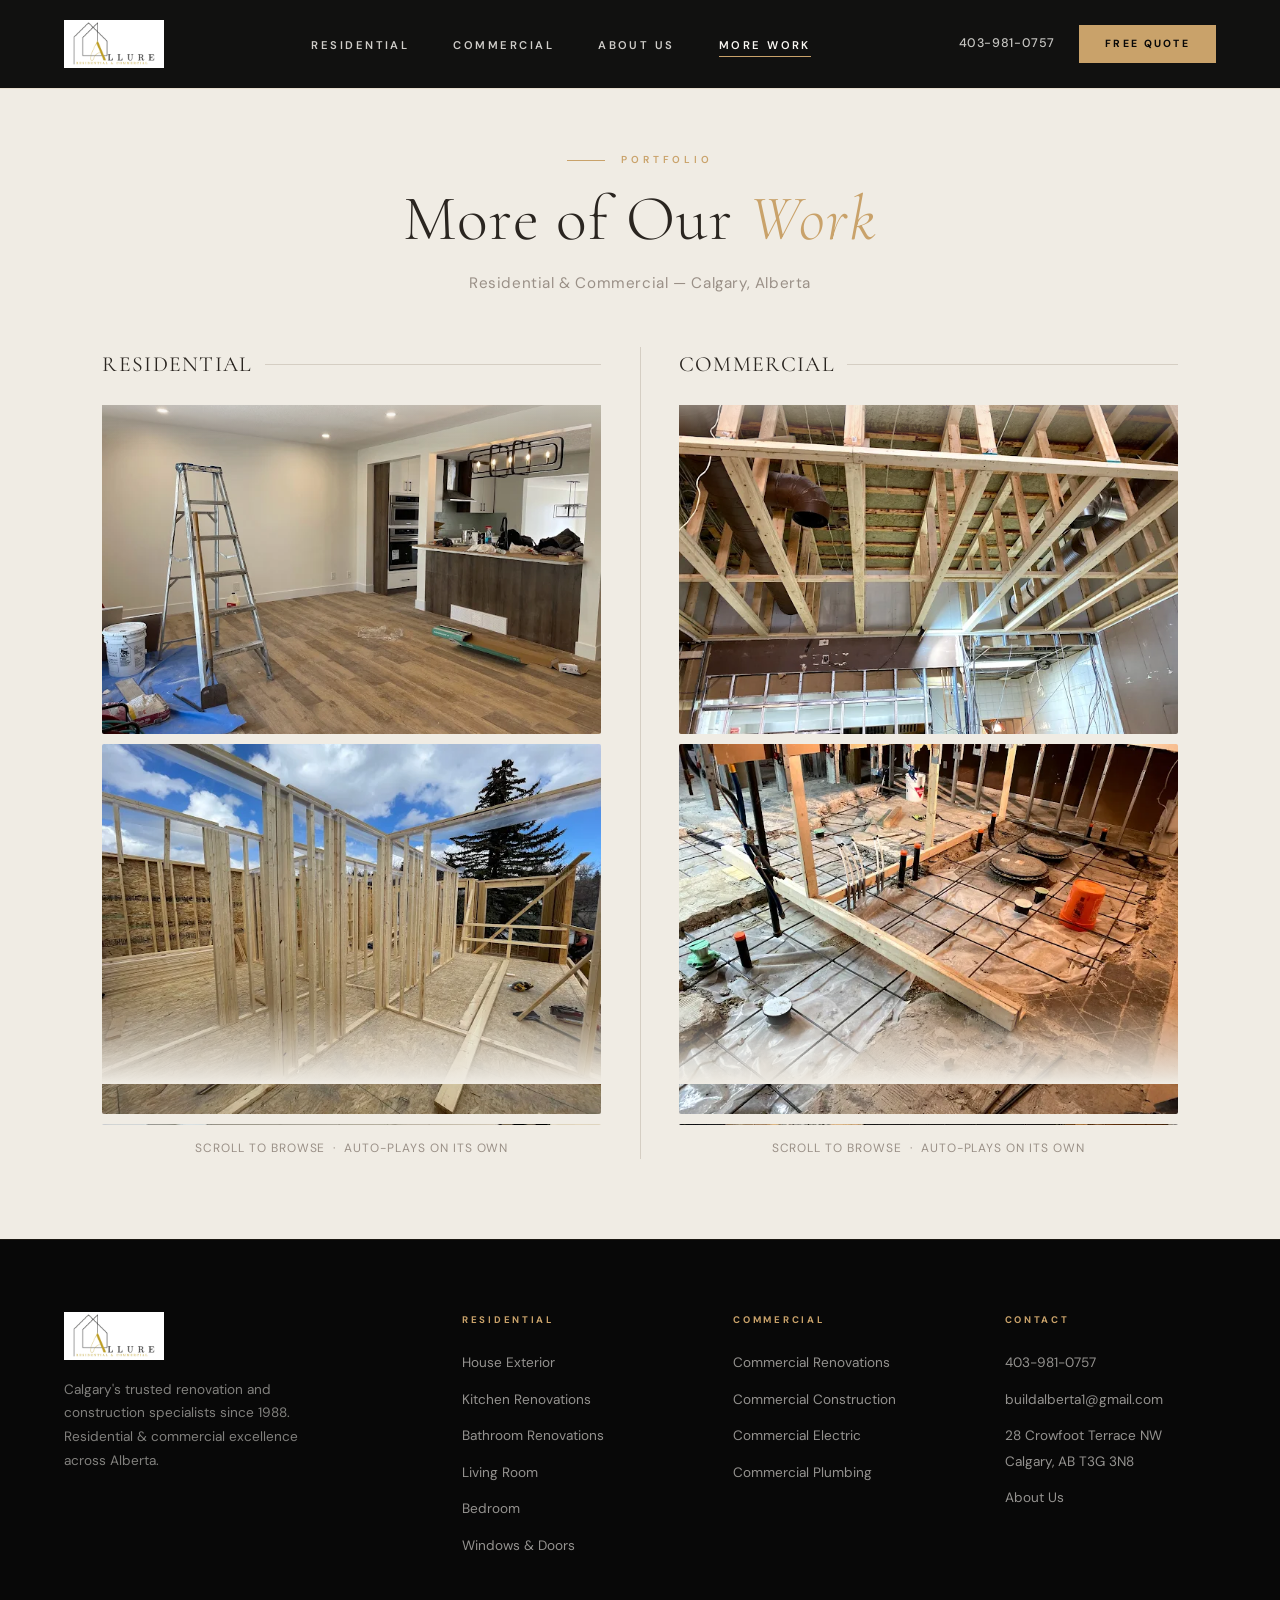
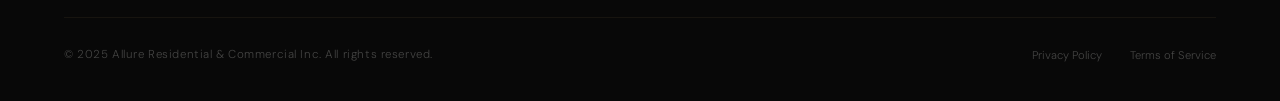
<file: more-work.html>
<!DOCTYPE html>
<html lang="en">
<head>
  <meta charset="UTF-8" />
  <meta name="viewport" content="width=device-width, initial-scale=1.0" />
  <title>More Work | Allure Builders Calgary</title>
  <meta name="description" content="Browse more of Allure Builders' residential and commercial renovation work across Calgary and Alberta." />
  <link rel="preconnect" href="https://fonts.googleapis.com">
  <link rel="preconnect" href="https://fonts.gstatic.com" crossorigin>
  <link rel="stylesheet" href="https://fonts.googleapis.com/css2?family=Cormorant+Garamond:ital,wght@0,300;0,400;0,500;0,600;0,700;1,300;1,400;1,500;1,600&family=DM+Sans:ital,opsz,wght@0,9..40,300;0,9..40,400;0,9..40,500;0,9..40,600;1,9..40,300&display=swap" rel="stylesheet">
  <link rel="stylesheet" href="styles.css" />
  <style>
    /* ── MORE WORK PAGE ──────────────────────────────── */
    body {
      background: #f0ece4;
    }

    /* Nav is always dark on this page (no hero behind it) */
    .nav {
      background: rgba(8,8,8,0.96);
      backdrop-filter: blur(16px);
      -webkit-backdrop-filter: blur(16px);
      box-shadow: 0 1px 0 rgba(201,162,106,0.18);
    }

    .mw-page {
      padding-top: var(--nav-h);
      min-height: 100vh;
    }

    /* Header */
    .mw-header {
      text-align: center;
      padding: 64px var(--pad-x) 52px;
    }

    .mw-header .section-eyebrow {
      justify-content: center;
      margin-bottom: 16px;
    }

    .mw-title {
      font-family: var(--font-display);
      font-size: clamp(2.6rem, 5vw, 4rem);
      font-weight: 300;
      color: var(--gray-800);
      letter-spacing: 0.02em;
      line-height: 1.1;
    }

    .mw-title em {
      font-style: italic;
      color: var(--gold);
    }

    .mw-subtitle {
      margin-top: 16px;
      font-size: 0.95rem;
      color: var(--gray-400);
      letter-spacing: 0.04em;
    }

    /* Galleries wrapper */
    .mw-galleries {
      display: grid;
      grid-template-columns: 1fr 1px 1fr;
      gap: 0;
      padding: 0 var(--pad-x) 80px;
      align-items: start;
    }

    /* Divider line */
    .mw-divider {
      background: var(--gray-200);
      align-self: stretch;
      min-height: 80vh;
    }

    /* Each column */
    .mw-col {
      padding: 0 clamp(16px, 3vw, 48px);
    }

    .mw-col-label {
      font-family: var(--font-display);
      font-size: 1.35rem;
      font-weight: 400;
      color: var(--gray-800);
      letter-spacing: 0.06em;
      text-transform: uppercase;
      margin-bottom: 24px;
      display: flex;
      align-items: center;
      gap: 12px;
    }

    .mw-col-label::after {
      content: '';
      flex: 1;
      height: 1px;
      background: var(--gray-200);
    }

    /* Scroll viewport — overflow-y scroll so user wheel works */
    .mw-viewport {
      height: 80vh;
      overflow-y: scroll;
      overflow-x: hidden;
      position: relative;
      /* hide scrollbar */
      scrollbar-width: none;
      -ms-overflow-style: none;
    }
    .mw-viewport::-webkit-scrollbar { display: none; }

    /* Fade edges */
    .mw-viewport::before,
    .mw-viewport::after {
      content: '';
      position: absolute;
      left: 0;
      right: 0;
      height: 80px;
      z-index: 2;
      pointer-events: none;
    }

    .mw-viewport::before {
      top: 0;
      background: linear-gradient(to bottom, #f0ece4, transparent);
    }

    .mw-viewport::after {
      bottom: 0;
      background: linear-gradient(to top, #f0ece4, transparent);
    }

    /* Scroll track */
    .mw-track {
      display: flex;
      flex-direction: column;
      gap: 10px;
    }

    .mw-track img {
      width: 100%;
      height: 370px;
      object-fit: cover;
      display: block;
      border-radius: 2px;
    }

    /* Scroll hint */
    .mw-hint {
      text-align: center;
      margin-top: 14px;
      font-size: 0.75rem;
      color: var(--gray-400);
      letter-spacing: 0.08em;
      text-transform: uppercase;
    }

    /* Mobile: stack columns */
    @media (max-width: 768px) {
      .mw-galleries {
        grid-template-columns: 1fr;
        padding-bottom: 48px;
      }

      .mw-divider {
        height: 1px;
        min-height: unset;
        margin: 32px 0;
      }

      .mw-col {
        padding: 0;
      }

      .mw-viewport {
        height: 65vh;
      }
    }
  </style>
</head>
<body>

<!-- ── NAVIGATION ─────────────────────────────────── -->
<nav class="nav" id="nav">
  <div class="nav-inner">
    <a href="index.html" class="logo">
      <img src="images/allure-logo.jpg" alt="Allure Residential &amp; Commercial Inc." class="logo-img">
    </a>

    <ul class="nav-links">
      <li><a href="index.html">Residential</a></li>
      <li><a href="commercial.html">Commercial</a></li>
      <li><a href="about.html">About Us</a></li>
      <li><a href="more-work.html" class="active">More Work</a></li>
    </ul>

    <div class="nav-right">
      <a href="tel:4039810757" class="nav-phone">403-981-0757</a>
      <a href="index.html#contact" class="btn-nav">Free Quote</a>
    </div>

    <button class="nav-toggle" aria-label="Toggle menu">
      <span></span><span></span><span></span>
    </button>
  </div>
</nav>

<!-- Mobile Menu -->
<div class="mobile-menu">
  <a href="index.html">Residential</a>
  <a href="commercial.html">Commercial</a>
  <a href="about.html">About Us</a>
  <a href="more-work.html">More Work</a>
  <a href="index.html#contact">Free Quote</a>
  <p class="mobile-menu-phone">403-981-0757</p>
</div>
<div class="mobile-overlay"></div>

<!-- ── PAGE ───────────────────────────────────────── -->
<main class="mw-page">

  <div class="mw-header">
    <div class="section-eyebrow"><span>Portfolio</span></div>
    <h1 class="mw-title">More of Our <em>Work</em></h1>
    <p class="mw-subtitle">Residential &amp; Commercial — Calgary, Alberta</p>
  </div>

  <div class="mw-galleries">

    <!-- ── RESIDENTIAL ── -->
    <div class="mw-col mw-col--residential">
      <div class="mw-col-label">Residential</div>
      <div class="mw-viewport">
        <div class="mw-track">
          <!-- Set 1 -->
          <img src="images/gallery-9.jpg"  alt="Residential renovation Calgary" loading="lazy" />
          <img src="images/gallery-10.jpg" alt="Residential renovation Calgary" loading="lazy" />
          <img src="images/gallery-11.jpg" alt="Residential renovation Calgary" loading="lazy" />
          <img src="images/gallery-12.jpg" alt="Residential renovation Calgary" loading="lazy" />
          <img src="images/gallery-13.jpg" alt="Residential renovation Calgary" loading="lazy" />
          <img src="images/gallery-14.jpg" alt="Residential renovation Calgary" loading="lazy" />
          <img src="images/gallery-15.jpg" alt="Residential renovation Calgary" loading="lazy" />
          <img src="images/gallery-16.jpg" alt="Residential renovation Calgary" loading="lazy" />
          <img src="images/gallery-17.jpg" alt="Residential renovation Calgary" loading="lazy" />
          <img src="images/gallery-18.jpg" alt="Residential renovation Calgary" loading="lazy" />
          <img src="images/gallery-19.jpg" alt="Residential renovation Calgary" loading="lazy" />
          <img src="images/gallery-20.jpg" alt="Residential renovation Calgary" loading="lazy" />
          <img src="images/gallery-21.jpg" alt="Residential renovation Calgary" loading="lazy" />
          <img src="images/gallery-22.jpg" alt="Residential renovation Calgary" loading="lazy" />
          <img src="images/gallery-23.jpg" alt="Residential renovation Calgary" loading="lazy" />
          <img src="images/gallery-24.jpg" alt="Residential renovation Calgary" loading="lazy" />
          <img src="images/gallery-25.jpg" alt="Residential renovation Calgary" loading="lazy" />
          <img src="images/gallery-26.jpg" alt="Residential renovation Calgary" loading="lazy" />
          <!-- Set 2 — duplicate for seamless loop -->
          <img src="images/gallery-9.jpg"  alt="Residential renovation Calgary" loading="lazy" />
          <img src="images/gallery-10.jpg" alt="Residential renovation Calgary" loading="lazy" />
          <img src="images/gallery-11.jpg" alt="Residential renovation Calgary" loading="lazy" />
          <img src="images/gallery-12.jpg" alt="Residential renovation Calgary" loading="lazy" />
          <img src="images/gallery-13.jpg" alt="Residential renovation Calgary" loading="lazy" />
          <img src="images/gallery-14.jpg" alt="Residential renovation Calgary" loading="lazy" />
          <img src="images/gallery-15.jpg" alt="Residential renovation Calgary" loading="lazy" />
          <img src="images/gallery-16.jpg" alt="Residential renovation Calgary" loading="lazy" />
          <img src="images/gallery-17.jpg" alt="Residential renovation Calgary" loading="lazy" />
          <img src="images/gallery-18.jpg" alt="Residential renovation Calgary" loading="lazy" />
          <img src="images/gallery-19.jpg" alt="Residential renovation Calgary" loading="lazy" />
          <img src="images/gallery-20.jpg" alt="Residential renovation Calgary" loading="lazy" />
          <img src="images/gallery-21.jpg" alt="Residential renovation Calgary" loading="lazy" />
          <img src="images/gallery-22.jpg" alt="Residential renovation Calgary" loading="lazy" />
          <img src="images/gallery-23.jpg" alt="Residential renovation Calgary" loading="lazy" />
          <img src="images/gallery-24.jpg" alt="Residential renovation Calgary" loading="lazy" />
          <img src="images/gallery-25.jpg" alt="Residential renovation Calgary" loading="lazy" />
          <img src="images/gallery-26.jpg" alt="Residential renovation Calgary" loading="lazy" />
        </div>
      </div>
      <p class="mw-hint">Scroll to browse &nbsp;·&nbsp; Auto-plays on its own</p>
    </div>

    <!-- ── DIVIDER ── -->
    <div class="mw-divider"></div>

    <!-- ── COMMERCIAL ── -->
    <div class="mw-col mw-col--commercial">
      <div class="mw-col-label">Commercial</div>
      <div class="mw-viewport">
        <div class="mw-track">
          <!-- Set 1 -->
          <img src="images/gallery-com-5.jpg"  alt="Commercial renovation Calgary" loading="lazy" />
          <img src="images/gallery-com-6.jpg"  alt="Commercial renovation Calgary" loading="lazy" />
          <img src="images/gallery-com-7.jpg"  alt="Commercial renovation Calgary" loading="lazy" />
          <img src="images/gallery-com-8.jpg"  alt="Commercial renovation Calgary" loading="lazy" />
          <img src="images/gallery-com-9.jpg"  alt="Commercial renovation Calgary" loading="lazy" />
          <img src="images/gallery-com-10.jpg" alt="Commercial renovation Calgary" loading="lazy" />
          <img src="images/gallery-com-11.jpg" alt="Commercial renovation Calgary" loading="lazy" />
          <img src="images/gallery-com-12.jpg" alt="Commercial renovation Calgary" loading="lazy" />
          <img src="images/gallery-com-13.jpg" alt="Commercial renovation Calgary" loading="lazy" />
          <img src="images/gallery-com-14.jpg" alt="Commercial renovation Calgary" loading="lazy" />
          <img src="images/gallery-com-15.jpg" alt="Commercial renovation Calgary" loading="lazy" />
          <img src="images/gallery-com-16.jpg" alt="Commercial renovation Calgary" loading="lazy" />
          <img src="images/gallery-com-17.jpg" alt="Commercial renovation Calgary" loading="lazy" />
          <!-- Set 2 — duplicate for seamless loop -->
          <img src="images/gallery-com-5.jpg"  alt="Commercial renovation Calgary" loading="lazy" />
          <img src="images/gallery-com-6.jpg"  alt="Commercial renovation Calgary" loading="lazy" />
          <img src="images/gallery-com-7.jpg"  alt="Commercial renovation Calgary" loading="lazy" />
          <img src="images/gallery-com-8.jpg"  alt="Commercial renovation Calgary" loading="lazy" />
          <img src="images/gallery-com-9.jpg"  alt="Commercial renovation Calgary" loading="lazy" />
          <img src="images/gallery-com-10.jpg" alt="Commercial renovation Calgary" loading="lazy" />
          <img src="images/gallery-com-11.jpg" alt="Commercial renovation Calgary" loading="lazy" />
          <img src="images/gallery-com-12.jpg" alt="Commercial renovation Calgary" loading="lazy" />
          <img src="images/gallery-com-13.jpg" alt="Commercial renovation Calgary" loading="lazy" />
          <img src="images/gallery-com-14.jpg" alt="Commercial renovation Calgary" loading="lazy" />
          <img src="images/gallery-com-15.jpg" alt="Commercial renovation Calgary" loading="lazy" />
          <img src="images/gallery-com-16.jpg" alt="Commercial renovation Calgary" loading="lazy" />
          <img src="images/gallery-com-17.jpg" alt="Commercial renovation Calgary" loading="lazy" />
        </div>
      </div>
      <p class="mw-hint">Scroll to browse &nbsp;·&nbsp; Auto-plays on its own</p>
    </div>

  </div>
</main>

<!-- ── FOOTER ──────────────────────────────────────── -->
<footer class="footer">
  <div class="footer-inner">
    <div class="footer-top">
      <div class="footer-brand">
        <a href="index.html" class="logo">
      <img src="images/allure-logo.jpg" alt="Allure Residential &amp; Commercial Inc." class="logo-img">
        </a>
        <p class="footer-tagline">Calgary's trusted renovation and construction specialists since 1988. Residential &amp; commercial excellence across Alberta.</p>
      </div>

      <div>
        <div class="footer-col-title">Residential</div>
        <ul class="footer-links">
          <li><a href="index.html#services">House Exterior</a></li>
          <li><a href="index.html#services">Kitchen Renovations</a></li>
          <li><a href="index.html#services">Bathroom Renovations</a></li>
          <li><a href="index.html#services">Living Room</a></li>
          <li><a href="index.html#services">Bedroom</a></li>
          <li><a href="index.html#services">Windows &amp; Doors</a></li>
        </ul>
      </div>

      <div>
        <div class="footer-col-title">Commercial</div>
        <ul class="footer-links">
          <li><a href="commercial.html">Commercial Renovations</a></li>
          <li><a href="commercial.html">Commercial Construction</a></li>
          <li><a href="commercial.html">Commercial Electric</a></li>
          <li><a href="commercial.html">Commercial Plumbing</a></li>
        </ul>
      </div>

      <div>
        <div class="footer-col-title">Contact</div>
        <ul class="footer-links">
          <li><a href="tel:4039810757">403-981-0757</a></li>
          <li><a href="mailto:buildalberta1@gmail.com">buildalberta1@gmail.com</a></li>
          <li><a href="#">28 Crowfoot Terrace NW<br>Calgary, AB T3G 3N8</a></li>
          <li><a href="about.html">About Us</a></li>
        </ul>
      </div>
    </div>

    <div class="footer-bottom">
      <p class="footer-copy">&copy; 2025 Allure Residential &amp; Commercial Inc. All rights reserved.</p>
      <div class="footer-legal">
        <a href="#">Privacy Policy</a>
        <a href="#">Terms of Service</a>
      </div>
    </div>
  </div>
</footer>

<script src="script.js" defer></script>
<script>
  // ── Infinite auto-scroll with user wheel override ──
  document.querySelectorAll('.mw-viewport').forEach(function(vp) {
    var speed     = 0.6;   // px per frame (~36px/s at 60fps)
    var paused    = false;
    var resumeTimer = null;
    var pos       = 0;
    var halfH     = 0;

    // Wait for images to load so scrollHeight is accurate
    window.addEventListener('load', function() {
      halfH = vp.scrollHeight / 2;
      vp.scrollTop = 0;
      tick();
    });

    // User scrolling: pause auto-scroll for 1.8s after last wheel event
    vp.addEventListener('wheel', function() {
      paused = true;
      clearTimeout(resumeTimer);
      resumeTimer = setTimeout(function() {
        // Sync pos to current scrollTop so auto-scroll resumes smoothly
        pos = vp.scrollTop % halfH;
        paused = false;
      }, 1800);
    }, { passive: true });

    function tick() {
      if (!paused) {
        pos += speed;
        if (pos >= halfH) pos = 0;
        vp.scrollTop = pos;
      }
      requestAnimationFrame(tick);
    }
  });
</script>
</body>
</html>
</file>
<file: styles.css>
/* ================================================================
   ALLURE BUILDERS — Premium Renovation & Construction
   styles.css
================================================================ */


*, *::before, *::after {
  margin: 0;
  padding: 0;
  box-sizing: border-box;
}

body {
  animation: pageFadeIn 0.25s ease forwards;
}
@keyframes pageFadeIn {
  from { opacity: 0; }
  to   { opacity: 1; }
}

:root {
  --black:        #080808;
  --near-black:   #0f0f0f;
  --dark:         #191919;
  --white:        #f9f7f2;
  --off-white:    #f2ede5;
  --cream:        #e8e2d8;
  --gold:         #c9a26a;
  --gold-light:   #e0c499;
  --gold-dark:    #9a7840;
  --gray-100:     #ede8df;
  --gray-200:     #d5cec3;
  --gray-400:     #9a9087;
  --gray-600:     #5a5550;
  --gray-800:     #2a2520;

  --font-display: 'Cormorant Garamond', Georgia, serif;
  --font-body:    'DM Sans', -apple-system, BlinkMacSystemFont, sans-serif;

  --max-width:    1440px;
  --nav-h:        88px;
  --pad-x:        clamp(24px, 5vw, 80px);
  --section-pad:  clamp(80px, 10vw, 140px);
}

html { scroll-behavior: smooth; }

body {
  font-family: var(--font-body);
  background: var(--white);
  color: var(--gray-800);
  line-height: 1.6;
  overflow-x: hidden;
}

img { display: block; max-width: 100%; height: auto; }
a   { color: inherit; text-decoration: none; }
button { font-family: var(--font-body); cursor: pointer; border: none; }

/* ── UTILITY ─────────────────────────────────────── */
.reveal {
  opacity: 0;
  transform: translateY(44px);
  transition: opacity 0.9s cubic-bezier(0.16,1,0.3,1),
              transform 0.9s cubic-bezier(0.16,1,0.3,1);
}
.reveal.visible { opacity: 1; transform: translateY(0); }
.reveal-delay-1 { transition-delay: 0.1s; }
.reveal-delay-2 { transition-delay: 0.2s; }
.reveal-delay-3 { transition-delay: 0.3s; }
.reveal-delay-4 { transition-delay: 0.4s; }

/* ── NAVIGATION ──────────────────────────────────── */
.nav {
  position: fixed;
  inset: 0 0 auto 0;
  z-index: 100;
  height: var(--nav-h);
  display: flex;
  align-items: center;
  padding: 0 var(--pad-x);
  transition: background 0.5s ease, backdrop-filter 0.5s ease, box-shadow 0.5s ease;
}
.nav.scrolled {
  background: rgba(8,8,8,0.94);
  backdrop-filter: blur(16px);
  -webkit-backdrop-filter: blur(16px);
  box-shadow: 0 1px 0 rgba(201,162,106,0.18);
}
.nav-inner {
  width: 100%;
  max-width: var(--max-width);
  margin: 0 auto;
  display: flex;
  align-items: center;
  justify-content: space-between;
}

/* Logo */
.logo {
  display: flex;
  align-items: center;
  gap: 13px;
  text-decoration: none;
  flex-shrink: 0;
}
.logo-icon { width: 42px; height: 42px; }
.logo-img {
  height: 48px;
  width: auto;
  display: block;
  object-fit: contain;
}
.logo-text {
  display: flex;
  flex-direction: column;
  gap: 2px;
}
.logo-name {
  font-family: var(--font-display);
  font-size: 1.3rem;
  font-weight: 600;
  letter-spacing: 0.24em;
  color: var(--white);
  line-height: 1;
}
.logo-sub {
  font-size: 0.55rem;
  font-weight: 500;
  letter-spacing: 0.4em;
  color: var(--gold);
  text-transform: uppercase;
  line-height: 1;
}

/* Nav links */
.nav-links {
  display: flex;
  align-items: center;
  gap: 44px;
  list-style: none;
}
.nav-links a {
  font-size: 0.7rem;
  font-weight: 600;
  letter-spacing: 0.22em;
  text-transform: uppercase;
  color: rgba(249,247,242,0.82);
  position: relative;
  transition: color 0.3s;
}
.nav-links a::after {
  content: '';
  position: absolute;
  bottom: -5px;
  left: 0;
  width: 0;
  height: 1px;
  background: var(--gold);
  transition: width 0.35s ease;
}
.nav-links a:hover,
.nav-links a.active { color: var(--white); }
.nav-links a:hover::after,
.nav-links a.active::after { width: 100%; }

.nav-right {
  display: flex;
  align-items: center;
  gap: 24px;
}
.nav-phone {
  font-size: 0.78rem;
  font-weight: 500;
  letter-spacing: 0.05em;
  color: rgba(249,247,242,0.78);
  transition: color 0.3s;
}
.nav-phone:hover { color: var(--gold); }

.btn-nav {
  padding: 11px 26px;
  background: var(--gold);
  color: var(--black);
  font-size: 0.65rem;
  font-weight: 700;
  letter-spacing: 0.22em;
  text-transform: uppercase;
  transition: background 0.3s, transform 0.2s;
  display: inline-block;
}
.btn-nav:hover { background: var(--gold-light); transform: translateY(-1px); }

/* Hamburger */
.nav-toggle {
  display: none;
  flex-direction: column;
  gap: 5px;
  background: none;
  border: none;
  padding: 6px;
  cursor: pointer;
}
.nav-toggle span {
  display: block;
  width: 26px;
  height: 1.5px;
  background: var(--white);
  transition: all 0.35s;
}
.nav-toggle.open span:nth-child(1) { transform: translateY(6.5px) rotate(45deg); }
.nav-toggle.open span:nth-child(2) { opacity: 0; transform: scaleX(0); }
.nav-toggle.open span:nth-child(3) { transform: translateY(-6.5px) rotate(-45deg); }

/* Mobile menu */
.mobile-menu {
  position: fixed;
  top: 0; right: 0;
  width: min(360px, 100vw);
  height: 100vh;
  background: var(--black);
  border-left: 1px solid rgba(201,162,106,0.15);
  z-index: 200;
  transform: translateX(100%);
  transition: transform 0.45s cubic-bezier(0.16,1,0.3,1);
  padding: 110px 48px 48px;
  display: flex;
  flex-direction: column;
  gap: 8px;
}
.mobile-menu.open { transform: translateX(0); }
.mobile-menu a {
  font-family: var(--font-display);
  font-size: 2.4rem;
  font-weight: 300;
  color: var(--white);
  transition: color 0.3s;
  padding: 6px 0;
  border-bottom: 1px solid rgba(201,162,106,0.08);
}
.mobile-menu a:last-child { border-bottom: none; }
.mobile-menu a:hover { color: var(--gold); }
.mobile-menu-phone {
  margin-top: 32px;
  font-size: 0.85rem;
  font-weight: 300;
  color: rgba(249,247,242,0.4);
  letter-spacing: 0.08em;
}
.mobile-overlay {
  position: fixed;
  inset: 0;
  background: rgba(0,0,0,0.65);
  z-index: 190;
  opacity: 0;
  pointer-events: none;
  transition: opacity 0.4s;
}
.mobile-overlay.active { opacity: 1; pointer-events: all; }

/* ── HERO ────────────────────────────────────────── */
.hero {
  position: relative;
  height: 100vh;
  min-height: 720px;
  display: flex;
  align-items: center;
  background: var(--black);
  overflow: hidden;
}
.hero-bg {
  position: absolute;
  inset: 0;
  background-size: cover;
  background-position: center 55%;
  opacity: 1;
  transform: scale(1.0);
  animation: heroZoom 18s ease-out forwards;
}
.hero-video {
  width: 100%;
  height: 100%;
  object-fit: cover;
  object-position: center;
  animation: none;
}
.hero-vimeo-wrap {
  overflow: hidden;
  pointer-events: none;
}
.hero-vimeo {
  position: absolute;
  top: 50%;
  left: 50%;
  width: 100vw;
  height: 56.25vw;
  min-height: 100vh;
  min-width: 177.78vh;
  transform: translate(-50%, -50%);
  border: 0;
  pointer-events: none;
}
@keyframes heroZoom {
  from { transform: scale(1.02); }
  to   { transform: scale(1.0);  }
}
.hero-overlay {
  position: absolute;
  inset: 0;
  background: linear-gradient(
    to right,
    rgba(8,8,8,0.68) 0%,
    rgba(8,8,8,0.50) 28%,
    rgba(8,8,8,0.08) 48%,
    rgba(8,8,8,0.0)  60%
  );
}

/* Gold accent vertical line */
.hero-line {
  position: absolute;
  top: 0; left: calc(var(--pad-x) + 110px);
  width: 1px;
  height: 100%;
  background: linear-gradient(to bottom, transparent, rgba(201,162,106,0.25) 30%, rgba(201,162,106,0.25) 70%, transparent);
  pointer-events: none;
}

.hero-content {
  position: relative;
  z-index: 2;
  padding: 0 var(--pad-x);
  max-width: var(--max-width);
  width: 100%;
  margin: 0 auto;
  display: grid;
  grid-template-columns: 1fr auto;
  align-items: center;
  gap: 60px;
}
.hero-left { max-width: 780px; }

.hero-eyebrow {
  display: flex;
  align-items: center;
  gap: 18px;
  margin-bottom: 30px;
  animation: fadeUp 0.8s 0.4s both ease-out;
}
.hero-eyebrow::before {
  content: '';
  display: block;
  width: 56px;
  height: 1px;
  background: var(--gold);
  flex-shrink: 0;
}
.hero-eyebrow span {
  font-size: 0.65rem;
  font-weight: 600;
  letter-spacing: 0.38em;
  text-transform: uppercase;
  color: var(--gold);
}

.hero-title {
  font-family: var(--font-display);
  font-size: clamp(2.8rem, 6vw, 6rem);
  font-weight: 300;
  line-height: 0.92;
  color: var(--white);
  margin-bottom: 12px;
}
.hero-title .line { display: block; overflow: hidden; }
.hero-title .line span {
  display: block;
  animation: slideUp 1s cubic-bezier(0.16,1,0.3,1) both;
}
.hero-title .line:nth-child(1) span { animation-delay: 0.45s; }
.hero-title .line:nth-child(2) span { animation-delay: 0.62s; color: var(--gold); }
.hero-title .line:nth-child(3) span { animation-delay: 0.79s; color: var(--gold); }
.hero-title-builders {
  font-family: var(--font-display);
  font-size: clamp(1.2rem, 2.4vw, 2.4rem);
  font-weight: 400;
  letter-spacing: 0.45em;
  text-transform: uppercase;
  color: var(--gold);
  display: block;
  margin-bottom: 36px;
  animation: fadeUp 0.8s 0.78s both ease-out;
}

.hero-divider {
  width: 80px;
  height: 1px;
  background: linear-gradient(to right, var(--gold), transparent);
  margin-bottom: 30px;
  animation: fadeUp 0.8s 0.88s both ease-out;
}

.hero-desc {
  font-size: clamp(0.9rem, 1.2vw, 1.05rem);
  font-weight: 400;
  color: rgba(249,247,242,0.75);
  max-width: 460px;
  line-height: 1.75;
  margin-bottom: 48px;
  animation: fadeUp 0.8s 0.98s both ease-out;
}

.hero-ctas {
  display: flex;
  gap: 18px;
  flex-wrap: wrap;
  animation: fadeUp 0.8s 1.1s both ease-out;
}

/* Feature box right side */
.hero-feature {
  display: flex;
  flex-direction: column;
  gap: 2px;
  animation: fadeUp 0.8s 1.0s both ease-out;
}
.hero-feature-item {
  padding: 22px 28px;
  border: 1px solid rgba(201,162,106,0.18);
  background: rgba(8,8,8,0.55);
  backdrop-filter: blur(8px);
  min-width: 220px;
}
.hero-feature-num {
  font-family: var(--font-display);
  font-size: 2.2rem;
  font-weight: 500;
  color: var(--gold);
  line-height: 1;
  margin-bottom: 4px;
}
.hero-feature-label {
  font-size: 0.6rem;
  font-weight: 500;
  letter-spacing: 0.25em;
  text-transform: uppercase;
  color: rgba(249,247,242,0.45);
}

/* Scroll indicator */
.hero-scroll {
  position: absolute;
  bottom: 44px;
  right: var(--pad-x);
  display: flex;
  flex-direction: column;
  align-items: center;
  gap: 14px;
  animation: fadeUp 0.8s 1.4s both ease-out;
}
.hero-scroll span {
  font-size: 0.58rem;
  font-weight: 500;
  letter-spacing: 0.32em;
  text-transform: uppercase;
  color: rgba(249,247,242,0.38);
  writing-mode: vertical-lr;
  transform: rotate(180deg);
}
.scroll-line {
  width: 1px;
  height: 64px;
  background: linear-gradient(to top, transparent, var(--gold) 50%, rgba(201,162,106,0.2));
  animation: scrollPulse 2.2s ease-in-out infinite;
}
@keyframes scrollPulse {
  0%, 100% { opacity: 0.4; }
  50%       { opacity: 1; }
}

@keyframes slideUp {
  from { transform: translateY(110%); opacity: 0; }
  to   { transform: translateY(0);    opacity: 1; }
}
@keyframes fadeUp {
  from { transform: translateY(22px); opacity: 0; }
  to   { transform: translateY(0);    opacity: 1; }
}

/* ── BUTTONS ─────────────────────────────────────── */
.btn-primary {
  display: inline-flex;
  align-items: center;
  gap: 10px;
  padding: 16px 38px;
  background: var(--gold);
  color: var(--black);
  font-size: 0.68rem;
  font-weight: 700;
  letter-spacing: 0.22em;
  text-transform: uppercase;
  transition: background 0.3s, transform 0.25s, box-shadow 0.3s;
}
.btn-primary:hover {
  background: var(--gold-light);
  transform: translateY(-2px);
  box-shadow: 0 16px 48px rgba(201,162,106,0.28);
}
.btn-ghost {
  display: inline-flex;
  align-items: center;
  gap: 10px;
  padding: 16px 38px;
  background: transparent;
  color: var(--white);
  font-size: 0.68rem;
  font-weight: 600;
  letter-spacing: 0.22em;
  text-transform: uppercase;
  border: 1px solid rgba(249,247,242,0.28);
  transition: border-color 0.3s, color 0.3s;
}
.btn-ghost:hover { border-color: var(--gold); color: var(--gold); }

.btn-arrow::after { content: '→'; font-size: 1em; }

/* ── SECTION COMMONS ─────────────────────────────── */
.section-wrap {
  padding: var(--section-pad) var(--pad-x);
  max-width: var(--max-width);
  margin: 0 auto;
}
.section-full { padding: var(--section-pad) var(--pad-x); }

.section-eyebrow {
  display: flex;
  align-items: center;
  gap: 16px;
  margin-bottom: 18px;
}
.section-eyebrow::before {
  content: '';
  display: block;
  width: 38px;
  height: 1px;
  background: var(--gold);
  flex-shrink: 0;
}
.section-eyebrow span {
  font-size: 0.63rem;
  font-weight: 600;
  letter-spacing: 0.38em;
  text-transform: uppercase;
  color: var(--gold);
}

.section-title {
  font-family: var(--font-display);
  font-size: clamp(2rem, 4vw, 3.8rem);
  font-weight: 400;
  line-height: 1.1;
  color: var(--gray-800);
  margin-bottom: 18px;
}
.section-title em { font-style: italic; color: var(--gold-dark); }
.section-title-white { color: var(--white); }

.section-subtitle {
  font-size: clamp(0.88rem, 1.2vw, 1rem);
  font-weight: 400;
  color: var(--gray-600);
  max-width: 540px;
  line-height: 1.8;
}
.section-subtitle-white { color: rgba(249,247,242,0.55); }

.section-header { margin-bottom: 60px; }

/* ── SERVICES GRID ───────────────────────────────── */
.services-grid {
  display: grid;
  grid-template-columns: repeat(3, 1fr);
  gap: 3px;
  background: var(--cream);
  padding: 0 var(--pad-x);
}

.service-card {
  position: relative;
  aspect-ratio: 4/3;
  overflow: hidden;
  background: var(--dark);
  cursor: pointer;
}
.service-card img {
  width: 100%; height: 100%;
  object-fit: cover;
  object-position: center center;
  transition: transform 0.8s cubic-bezier(0.25,0.46,0.45,0.94), opacity 0.5s;
  opacity: 1;
}
.service-card:hover img { transform: scale(1.09); opacity: 0.82; }
.service-overlay {
  position: absolute;
  inset: 0;
  background: linear-gradient(to top, rgba(8,8,8,0.78) 0%, rgba(8,8,8,0.0) 42%);
  transition: background 0.4s;
}
.service-card:hover .service-overlay {
  background: linear-gradient(to top, rgba(8,8,8,0.88) 0%, rgba(8,8,8,0.25) 65%);
}
.service-info {
  position: absolute;
  bottom: 0; left: 0; right: 0;
  padding: 28px 26px;
}
.service-num {
  display: block;
  font-size: 0.6rem;
  font-weight: 500;
  letter-spacing: 0.22em;
  color: var(--gold);
  margin-bottom: 8px;
}
.service-name {
  font-family: var(--font-display);
  font-size: 1.35rem;
  font-weight: 500;
  color: var(--white);
  line-height: 1.15;
  margin-bottom: 10px;
}
.service-desc {
  font-size: 0.8rem;
  font-weight: 400;
  color: rgba(249,247,242,0.75);
  line-height: 1.6;
  max-height: 0;
  overflow: hidden;
  transition: max-height 0.45s ease, opacity 0.45s;
  opacity: 0;
}
.service-card:hover .service-desc { max-height: 90px; opacity: 1; }
.service-learn {
  display: inline-flex;
  align-items: center;
  gap: 8px;
  margin-top: 14px;
  font-size: 0.62rem;
  font-weight: 600;
  letter-spacing: 0.22em;
  text-transform: uppercase;
  color: var(--gold);
  opacity: 0;
  transform: translateX(-8px);
  transition: opacity 0.4s, transform 0.4s;
}
.service-card:hover .service-learn { opacity: 1; transform: translateX(0); }
.service-learn::after { content: '→'; }

/* Text-only service card variant */
.service-card--text {
  background: var(--near-black);
  border-left: 2px solid var(--gold);
  display: flex;
  flex-direction: column;
  justify-content: space-between;
  padding: 32px 28px 28px;
  cursor: default;
}
.service-card--text .service-info {
  position: static;
  padding: 0;
  display: flex;
  flex-direction: column;
  flex: 1;
}
.service-card--text .service-desc {
  max-height: none;
  opacity: 0.75;
  overflow: visible;
  margin-top: 14px;
  font-size: 0.82rem;
  line-height: 1.75;
}
.service-card--text .service-divider {
  width: 32px;
  height: 1px;
  background: var(--gold);
  margin: 16px 0;
  opacity: 0.6;
}
.service-card--text .service-icon {
  margin-top: auto;
  padding-top: 24px;
  color: var(--gold);
  opacity: 0.4;
  font-size: 1.1rem;
  letter-spacing: 0.3em;
}

/* Services 2-col layout for commercial */
.services-grid-2 {
  display: grid;
  grid-template-columns: repeat(2, 1fr);
  gap: 3px;
  background: var(--cream);
}
.services-grid-2 .service-card { aspect-ratio: 16/10; }

/* ── INTRO BANNER ────────────────────────────────── */
.intro-banner {
  background: var(--near-black);
  padding: 72px var(--pad-x);
  text-align: center;
}
.intro-banner-inner {
  max-width: 820px;
  margin: 0 auto;
}
.intro-banner p {
  font-family: var(--font-display);
  font-size: clamp(1.35rem, 2.5vw, 2.2rem);
  font-weight: 300;
  font-style: italic;
  color: rgba(249,247,242,0.88);
  line-height: 1.55;
}
.intro-banner span { color: var(--gold); }

/* ── GALLERY ─────────────────────────────────────── */
.gallery-section { background: var(--off-white); }

.gallery-grid {
  display: grid;
  grid-template-columns: repeat(3, 1fr);
  grid-auto-rows: 360px;
  gap: 6px;
}
.gallery-item {
  position: relative;
  overflow: hidden;
  cursor: pointer;
}
.gallery-item.wide  { grid-column: span 2; }
.gallery-item.tall  { grid-row: span 2; }
.gallery-item img {
  width: 100%; height: 100%;
  object-fit: cover;
  object-position: center center;
  transition: transform 0.7s cubic-bezier(0.25,0.46,0.45,0.94);
}
.gallery-item:hover img { transform: scale(1.06); }
.gallery-hover {
  position: absolute;
  inset: 0;
  background: rgba(8,8,8,0);
  display: flex;
  align-items: center;
  justify-content: center;
  transition: background 0.4s;
}
.gallery-item:hover .gallery-hover { background: rgba(8,8,8,0.38); }
.gallery-zoom {
  width: 52px; height: 52px;
  border: 1px solid rgba(249,247,242,0.7);
  display: flex;
  align-items: center;
  justify-content: center;
  color: var(--white);
  font-size: 1.4rem;
  opacity: 0;
  transform: scale(0.75);
  transition: opacity 0.4s, transform 0.4s;
}
.gallery-item:hover .gallery-zoom { opacity: 1; transform: scale(1); }

/* ── LIGHTBOX ────────────────────────────────────── */
.lightbox {
  position: fixed;
  inset: 0;
  background: rgba(0,0,0,0.96);
  z-index: 1000;
  display: flex;
  align-items: center;
  justify-content: center;
  opacity: 0;
  pointer-events: none;
  transition: opacity 0.35s;
}
.lightbox.active { opacity: 1; pointer-events: all; }
.lightbox-img {
  max-width: 90vw;
  max-height: 86vh;
  object-fit: contain;
  box-shadow: 0 0 80px rgba(0,0,0,0.8);
}
.lightbox-close {
  position: absolute;
  top: 28px; right: 36px;
  width: 46px; height: 46px;
  border: 1px solid rgba(201,162,106,0.4);
  background: transparent;
  color: var(--white);
  font-size: 1.1rem;
  display: flex;
  align-items: center;
  justify-content: center;
  cursor: pointer;
  transition: border-color 0.3s, color 0.3s;
}
.lightbox-close:hover { border-color: var(--gold); color: var(--gold); }
.lightbox-prev,
.lightbox-next {
  position: absolute;
  top: 50%;
  transform: translateY(-50%);
  width: 52px; height: 52px;
  border: 1px solid rgba(201,162,106,0.25);
  background: rgba(8,8,8,0.5);
  color: var(--white);
  font-size: 1.2rem;
  display: flex;
  align-items: center;
  justify-content: center;
  cursor: pointer;
  transition: all 0.3s;
}
.lightbox-prev { left: 24px; }
.lightbox-next { right: 24px; }
.lightbox-prev:hover,
.lightbox-next:hover { border-color: var(--gold); color: var(--gold); }

/* ── REVIEWS ─────────────────────────────────────── */
.reviews-section {
  background: var(--black);
  padding: var(--section-pad) var(--pad-x);
}
.reviews-section-inner {
  max-width: var(--max-width);
  margin: 0 auto;
}
.reviews-grid {
  display: grid;
  grid-template-columns: repeat(3, 1fr);
  gap: 2px;
  background: rgba(201,162,106,0.12);
  margin-top: 60px;
}
.review-card {
  background: #111111;
  padding: 44px 38px;
  display: flex;
  flex-direction: column;
  gap: 0;
  position: relative;
}
.review-card::before {
  content: '\201C';
  font-family: var(--font-display);
  font-size: 5.5rem;
  line-height: 1;
  color: var(--gold);
  opacity: 0.25;
  position: absolute;
  top: 24px;
  right: 32px;
  pointer-events: none;
}
.review-stars {
  display: flex;
  gap: 3px;
  margin-bottom: 22px;
}
.review-stars span {
  color: var(--gold);
  font-size: 1rem;
}
.review-text {
  font-size: 0.88rem;
  font-weight: 400;
  color: rgba(249,247,242,0.68);
  line-height: 1.82;
  font-style: italic;
  flex: 1;
  margin-bottom: 30px;
}
.review-footer {
  border-top: 1px solid rgba(201,162,106,0.18);
  padding-top: 20px;
  display: flex;
  align-items: center;
  gap: 14px;
}
.review-avatar {
  width: 40px;
  height: 40px;
  border-radius: 50%;
  background: var(--gold);
  display: flex;
  align-items: center;
  justify-content: center;
  font-family: var(--font-display);
  font-size: 1.1rem;
  font-weight: 600;
  color: var(--black);
  flex-shrink: 0;
}
.review-meta { display: flex; flex-direction: column; gap: 3px; }
.review-name {
  font-family: var(--font-display);
  font-size: 1.05rem;
  font-weight: 500;
  color: var(--white);
  line-height: 1;
}
.review-source {
  font-size: 0.58rem;
  font-weight: 600;
  letter-spacing: 0.22em;
  text-transform: uppercase;
  color: var(--gold);
}

@media (max-width: 900px) {
  .reviews-grid { grid-template-columns: 1fr; }
}

/* ── CONTACT ─────────────────────────────────────── */
.contact-section {
  background: var(--near-black);
  padding: var(--section-pad) var(--pad-x);
}
.contact-inner {
  max-width: var(--max-width);
  margin: 0 auto;
  display: grid;
  grid-template-columns: 1fr 1.3fr;
  gap: 80px;
  align-items: start;
}
.contact-info { padding-top: 8px; }
.contact-details {
  margin-top: 48px;
  display: flex;
  flex-direction: column;
  gap: 22px;
}
.contact-detail {
  display: flex;
  align-items: flex-start;
  gap: 16px;
}
.contact-icon {
  width: 44px; height: 44px;
  border: 1px solid rgba(201,162,106,0.28);
  display: flex;
  align-items: center;
  justify-content: center;
  color: var(--gold);
  flex-shrink: 0;
  font-size: 1rem;
}
.contact-detail-text { display: flex; flex-direction: column; gap: 3px; }
.contact-label {
  font-size: 0.6rem;
  font-weight: 600;
  letter-spacing: 0.22em;
  text-transform: uppercase;
  color: var(--gold);
}
.contact-value {
  font-size: 0.9rem;
  font-weight: 400;
  color: rgba(249,247,242,0.82);
  line-height: 1.5;
}
.contact-value a { transition: color 0.3s; }
.contact-value a:hover { color: var(--gold); }

/* Form */
.form-wrap {
  background: rgba(255,255,255,0.025);
  border: 1px solid rgba(201,162,106,0.14);
  padding: 52px;
}
.form-title {
  font-family: var(--font-display);
  font-size: 1.8rem;
  font-weight: 400;
  color: var(--white);
  margin-bottom: 32px;
}
.form-grid {
  display: grid;
  grid-template-columns: 1fr 1fr;
  gap: 18px;
}
.form-group { display: flex; flex-direction: column; gap: 7px; }
.form-group.full { grid-column: span 2; }
.form-group label {
  font-size: 0.6rem;
  font-weight: 600;
  letter-spacing: 0.22em;
  text-transform: uppercase;
  color: rgba(249,247,242,0.42);
}
.form-group input,
.form-group select,
.form-group textarea {
  background: rgba(255,255,255,0.04);
  border: 1px solid rgba(201,162,106,0.18);
  padding: 14px 16px;
  font-family: var(--font-body);
  font-size: 0.88rem;
  font-weight: 400;
  color: var(--white);
  outline: none;
  width: 100%;
  transition: border-color 0.3s;
}
.form-group input:focus,
.form-group select:focus,
.form-group textarea:focus { border-color: var(--gold); }
.form-group input::placeholder,
.form-group textarea::placeholder { color: rgba(249,247,242,0.2); }
.form-group select { appearance: none; cursor: pointer; }
.form-group select option { background: var(--dark); }
.form-group textarea { resize: vertical; min-height: 130px; }
.form-submit { grid-column: span 2; margin-top: 6px; }

.btn-submit {
  width: 100%;
  padding: 18px;
  background: var(--gold);
  color: var(--black);
  font-size: 0.68rem;
  font-weight: 700;
  letter-spacing: 0.25em;
  text-transform: uppercase;
  border: none;
  cursor: pointer;
  transition: background 0.3s, transform 0.25s, box-shadow 0.3s;
}
.btn-submit:hover {
  background: var(--gold-light);
  transform: translateY(-2px);
  box-shadow: 0 12px 40px rgba(201,162,106,0.22);
}

.form-success {
  display: none;
  padding: 18px;
  background: rgba(201,162,106,0.1);
  border: 1px solid rgba(201,162,106,0.4);
  color: var(--gold-light);
  font-size: 0.85rem;
  font-weight: 300;
  text-align: center;
  margin-top: 16px;
}

/* ── ABOUT PAGE ──────────────────────────────────── */
.about-hero .hero-bg { background-position: center 55%; }

.about-intro { background: var(--off-white); }
.about-intro-inner {
  max-width: var(--max-width);
  margin: 0 auto;
  display: grid;
  grid-template-columns: 1fr 1fr;
  gap: 90px;
  align-items: center;
}
.about-img-wrap { position: relative; }
.about-img-wrap img {
  width: 100%;
  aspect-ratio: 4/5;
  object-fit: cover;
  display: block;
}
.about-badge {
  position: absolute;
  bottom: -28px;
  right: -28px;
  width: 148px; height: 148px;
  background: var(--gold);
  display: flex;
  flex-direction: column;
  align-items: center;
  justify-content: center;
  gap: 4px;
}
.about-badge .badge-num {
  font-family: var(--font-display);
  font-size: 2.8rem;
  font-weight: 600;
  color: var(--black);
  line-height: 1;
}
.about-badge .badge-text {
  font-size: 0.55rem;
  font-weight: 700;
  letter-spacing: 0.14em;
  text-transform: uppercase;
  color: var(--black);
  text-align: center;
}
.about-text .section-title { margin-bottom: 24px; }
.about-body {
  font-size: 1.08rem;
  font-weight: 300;
  color: var(--gray-600);
  line-height: 1.95;
  margin-bottom: 28px;
}

/* Values strip */
.values-strip {
  background: var(--black);
  padding: 80px var(--pad-x);
}
.values-inner {
  max-width: var(--max-width);
  margin: 0 auto;
  display: grid;
  grid-template-columns: repeat(4, 1fr);
  gap: 1px;
  background: rgba(201,162,106,0.12);
}
.value-item {
  background: var(--black);
  padding: 44px 36px;
  display: flex;
  flex-direction: column;
  gap: 14px;
}
.value-icon {
  font-size: 1.5rem;
  color: var(--gold);
}
.value-title {
  font-family: var(--font-display);
  font-size: 1.4rem;
  font-weight: 500;
  color: var(--white);
  line-height: 1.2;
}
.value-body {
  font-size: 0.82rem;
  font-weight: 400;
  color: rgba(249,247,242,0.62);
  line-height: 1.7;
}

/* Stats */
.stats-section {
  background: var(--gold);
  padding: 64px var(--pad-x);
}
.stats-inner {
  max-width: var(--max-width);
  margin: 0 auto;
  display: grid;
  grid-template-columns: repeat(4, 1fr);
  gap: 1px;
  background: rgba(0,0,0,0.1);
}
.stat-box {
  background: var(--gold);
  padding: 32px 40px;
  display: flex;
  flex-direction: column;
  gap: 6px;
}
.stat-num {
  font-family: var(--font-display);
  font-size: 3.2rem;
  font-weight: 600;
  color: var(--black);
  line-height: 1;
}
.stat-label {
  font-size: 0.65rem;
  font-weight: 600;
  letter-spacing: 0.22em;
  text-transform: uppercase;
  color: rgba(8,8,8,0.6);
}

/* ── FOOTER ──────────────────────────────────────── */
.footer {
  background: var(--black);
  padding: 72px var(--pad-x) 36px;
  border-top: 1px solid rgba(201,162,106,0.1);
}
.footer-inner { max-width: var(--max-width); margin: 0 auto; }
.footer-top {
  display: grid;
  grid-template-columns: 1.6fr 1fr 1fr 1fr;
  gap: 60px;
  margin-bottom: 60px;
}
.footer-tagline {
  margin-top: 18px;
  font-size: 0.85rem;
  font-weight: 400;
  color: rgba(249,247,242,0.50);
  line-height: 1.75;
  max-width: 260px;
}
.footer-col-title {
  font-size: 0.6rem;
  font-weight: 700;
  letter-spacing: 0.28em;
  text-transform: uppercase;
  color: var(--gold);
  margin-bottom: 22px;
}
.footer-links {
  list-style: none;
  display: flex;
  flex-direction: column;
  gap: 11px;
}
.footer-links a {
  font-size: 0.85rem;
  font-weight: 400;
  color: rgba(249,247,242,0.58);
  transition: color 0.3s;
}
.footer-links a:hover { color: var(--gold); }
.footer-bottom {
  border-top: 1px solid rgba(201,162,106,0.08);
  padding-top: 28px;
  display: flex;
  justify-content: space-between;
  align-items: center;
  flex-wrap: wrap;
  gap: 12px;
}
.footer-copy {
  font-size: 0.72rem;
  font-weight: 300;
  color: rgba(249,247,242,0.25);
  letter-spacing: 0.05em;
}
.footer-legal { display: flex; gap: 28px; }
.footer-legal a {
  font-size: 0.7rem;
  font-weight: 300;
  color: rgba(249,247,242,0.25);
  transition: color 0.3s;
}
.footer-legal a:hover { color: var(--gold); }

/* ── COMMERCIAL HERO ─────────────────────────────── */
.hero-commercial .hero-bg { background-position: 35% 50%; }

/* ── RESPONSIVE ──────────────────────────────────── */
@media (max-width: 1200px) {
  .services-grid { grid-template-columns: repeat(2, 1fr); }
  .hero-feature { display: none; }
  .footer-top { grid-template-columns: 1fr 1fr; gap: 40px; }
  .stats-inner, .values-inner { grid-template-columns: 1fr 1fr; }
}

@media (max-width: 900px) {
  .nav-links, .nav-phone, .btn-nav { display: none; }
  .nav-toggle { display: flex; }
  .about-intro-inner,
  .contact-inner { grid-template-columns: 1fr; gap: 48px; }
  .gallery-grid { grid-template-columns: 1fr 1fr; grid-auto-rows: 300px; }
  .gallery-item.wide { grid-column: span 1; }
  .gallery-item.tall { grid-row: span 1; }
  .services-grid-2 { grid-template-columns: 1fr; }
  .about-badge { display: none; }
}

@media (max-width: 640px) {
  .services-grid { grid-template-columns: 1fr; }
  .form-grid { grid-template-columns: 1fr; }
  .form-group.full { grid-column: span 1; }
  .form-submit { grid-column: span 1; }
  .hero-ctas { flex-direction: column; align-items: flex-start; }
  .footer-top { grid-template-columns: 1fr; gap: 32px; }
  .stats-inner, .values-inner { grid-template-columns: 1fr; }
  .form-wrap { padding: 28px 20px; }
  .gallery-grid { grid-template-columns: 1fr; grid-auto-rows: 280px; }
  .hero-scroll { display: none; }
}


/* ── SOCIAL LINKS (contact section) ─────────────────── */
.contact-social {
  display: flex;
  align-items: center;
  gap: 16px;
  margin-top: 28px;
  padding-top: 24px;
  border-top: 1px solid rgba(201,162,106,0.2);
}

.contact-social-label {
  font-size: 0.72rem;
  letter-spacing: 0.14em;
  text-transform: uppercase;
  color: var(--gray-400);
  font-weight: 400;
  flex-shrink: 0;
}

.contact-social-links {
  display: flex;
  gap: 12px;
}

.social-link {
  display: flex;
  align-items: center;
  justify-content: center;
  width: 38px;
  height: 38px;
  border: 1px solid rgba(201,162,106,0.35);
  border-radius: 50%;
  color: var(--gray-400);
  transition: border-color 0.3s ease, color 0.3s ease, background 0.3s ease;
  flex-shrink: 0;
}

.social-link:hover {
  border-color: var(--gold);
  color: var(--gold);
  background: rgba(201,162,106,0.08);
}
</file>
